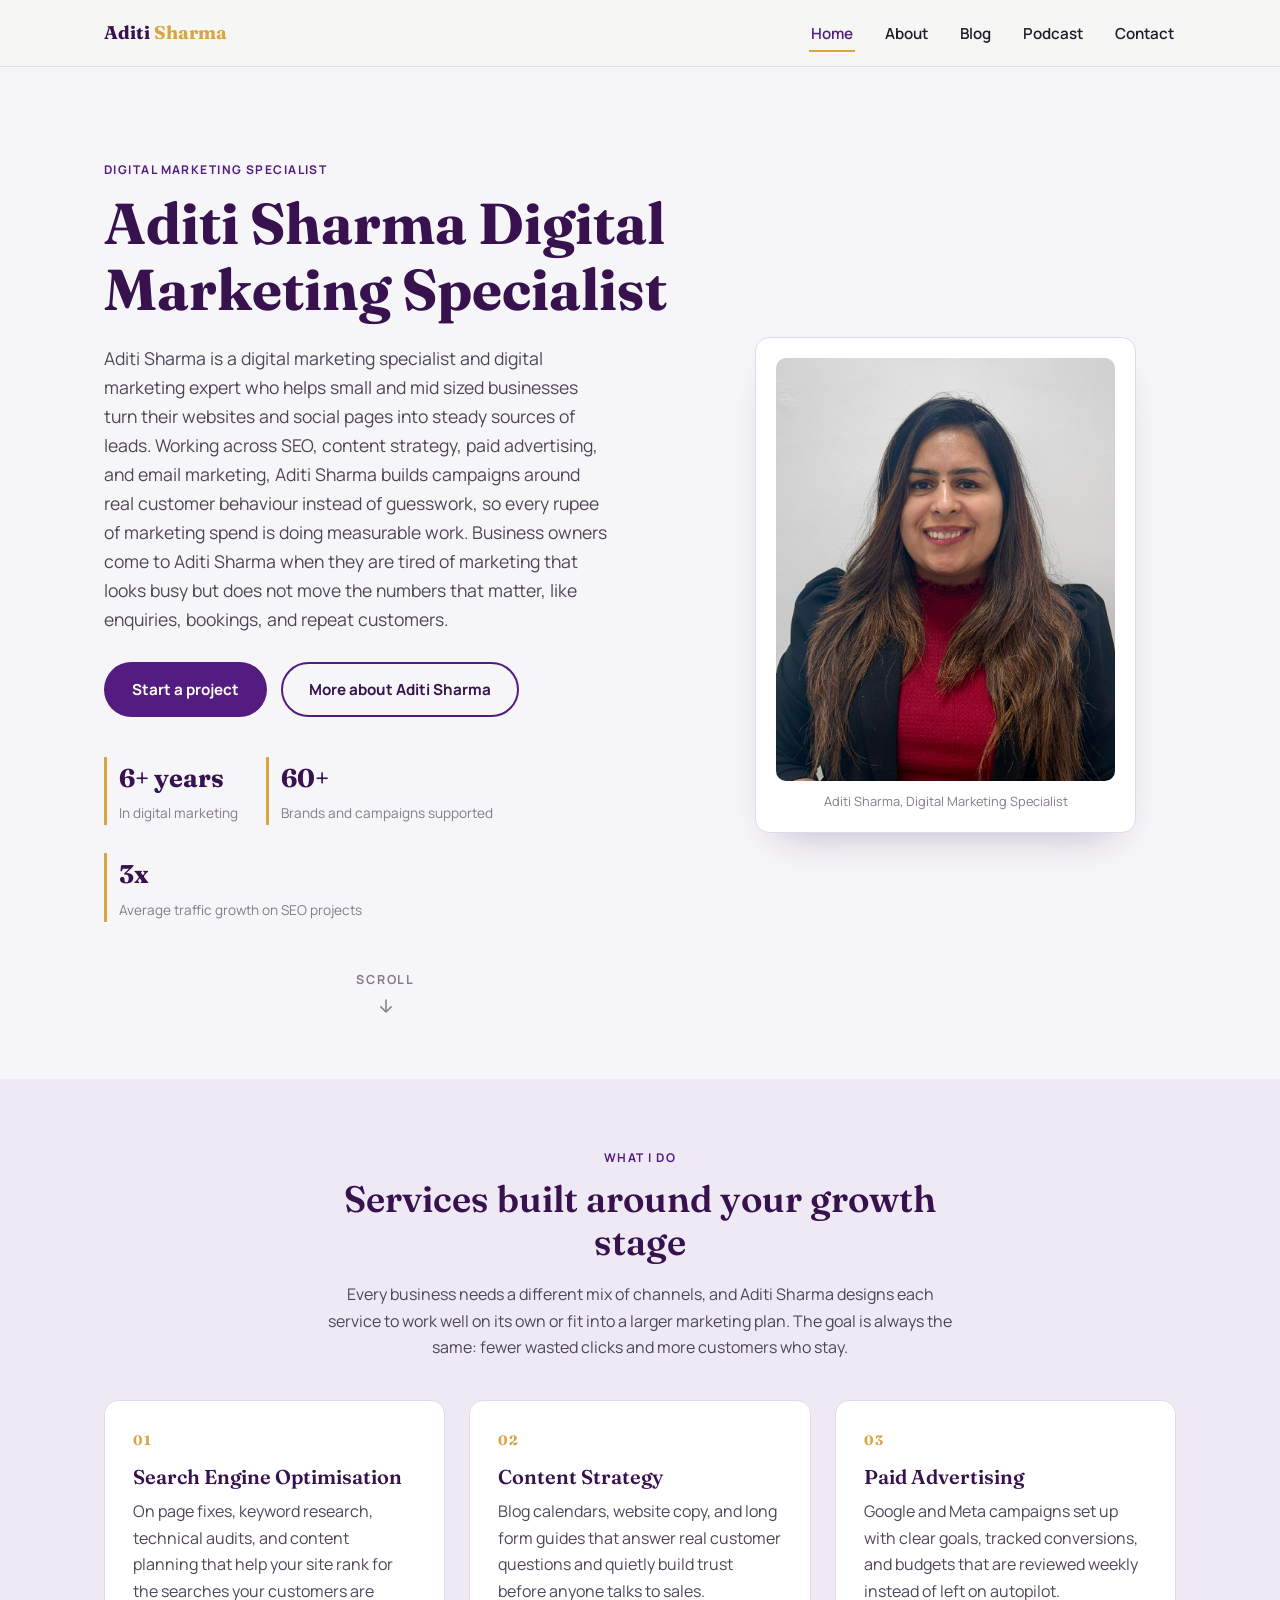
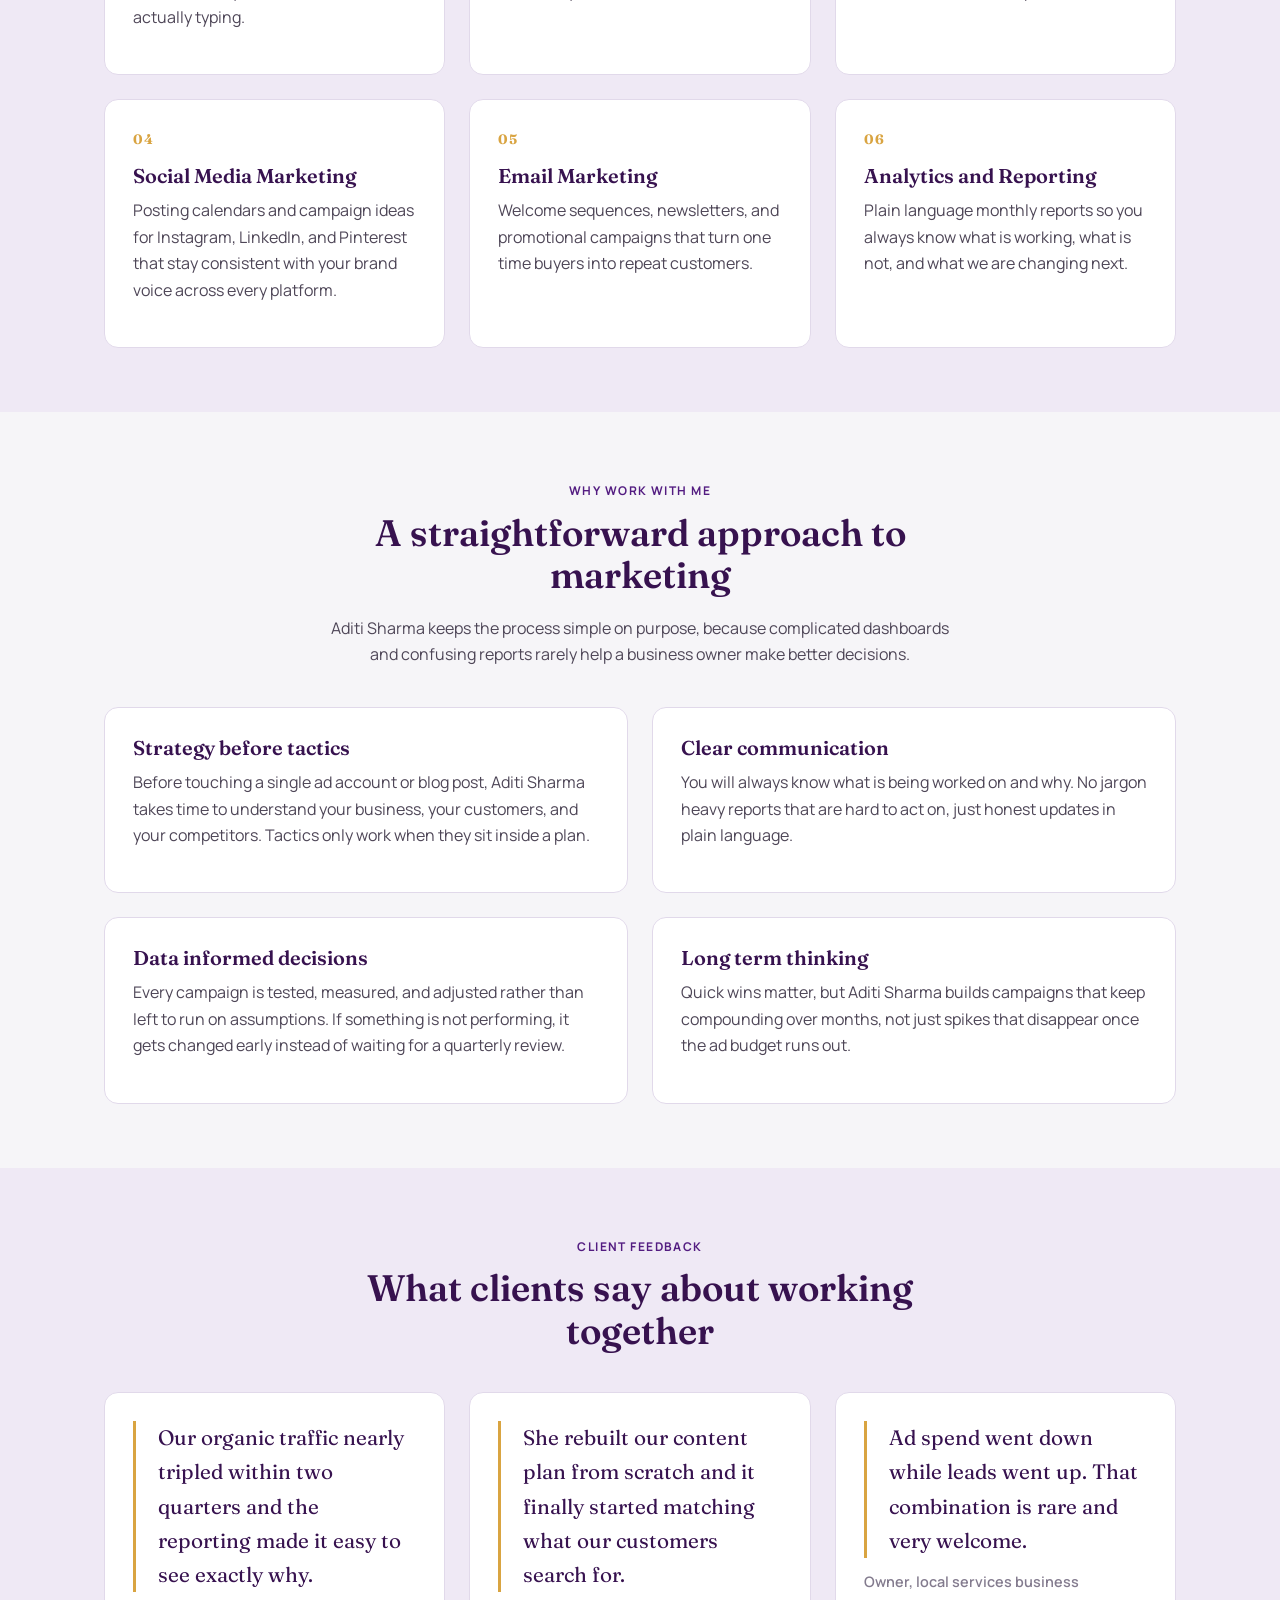
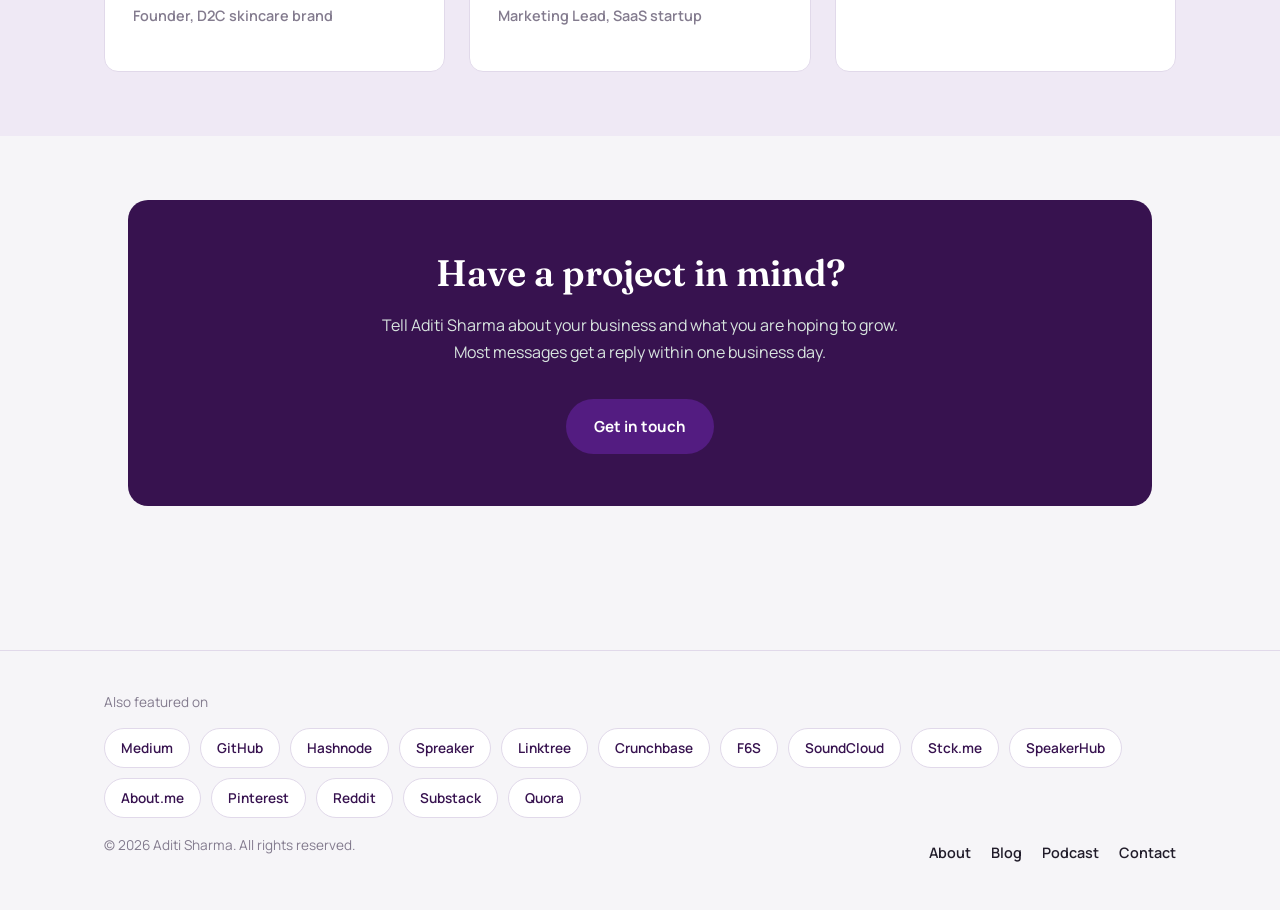
<file: index.html>
<!DOCTYPE html>
<html lang="en">
<head>
<meta charset="UTF-8">
<meta name="viewport" content="width=device-width, initial-scale=1.0">
<title>Aditi Sharma Digital Marketing Specialist | SEO, Content and Paid Media Expert</title>
<meta name="description" content="Aditi Sharma is a digital marketing specialist and digital marketing expert helping small and mid sized businesses grow through SEO, content strategy, paid advertising, email marketing, and social media. Learn how Aditi Sharma builds marketing systems that turn websites into steady sources of leads.">
<meta name="keywords" content="Aditi Sharma, Aditi Sharma Digital Marketing Specialist, Aditi Sharma Digital Marketing Expert">
<meta name="author" content="Aditi Sharma">
<meta name="robots" content="index, follow">
<link rel="canonical" href="https://aditisharmadigitalmarketing.github.io/index.html">

<meta property="og:type" content="website">
<meta property="og:title" content="Aditi Sharma Digital Marketing Specialist">
<meta property="og:description" content="Aditi Sharma is a digital marketing specialist and digital marketing expert helping businesses grow through SEO, content, paid ads, and social media.">
<meta property="og:url" content="https://aditisharmadigitalmarketing.github.io/index.html">

<link rel="icon" type="image/jpeg" href="Aditi%20Sharma%20Digital%20Marketing%20Specialist.jpeg">
<link rel="stylesheet" href="css/styles.css">
<script type="application/ld+json">
{
  "@context": "https://schema.org",
  "@type": "Person",
  "name": "Aditi Sharma",
  "alternateName": ["Aditi Sharma Digital Marketing Specialist", "Aditi Sharma Digital Marketing Expert"],
  "jobTitle": "Digital Marketing Specialist",
  "url": "https://aditisharmadigitalmarketing.github.io/index.html",
  "sameAs": [
    "https://www.linkedin.com/in/aditisharmadigitalmarketing",
    "https://medium.com/@aditisharmadigitalmarketing",
    "https://www.pinterest.com/aditisharmadigitalmarketing/"
  ],
  "knowsAbout": ["SEO", "Content Marketing", "Paid Advertising", "Social Media Marketing", "Email Marketing"]
}
</script>
</head>
<body>

<header class="site-header">
  <nav class="nav">
    <a href="index.html" class="brand">Aditi <span>Sharma</span></a>
    <button class="nav-toggle" id="navToggle" aria-expanded="false" aria-controls="navLinks">Menu</button>
    <ul class="nav-links" id="navLinks">
      <li><a href="index.html" aria-current="page">Home</a></li>
      <li><a href="about.html">About</a></li>
      <li><a href="blog.html">Blog</a></li>
      <li><a href="podcast.html">Podcast</a></li>
      <li><a href="contact.html">Contact</a></li>
    </ul>
  </nav>
</header>

<main>

  <section class="hero">
    <div class="wrap">
      <div>
        <p class="eyebrow hero-anim">Digital Marketing Specialist</p>
        <h1 class="hero-anim delay-1">Aditi Sharma Digital Marketing Specialist</h1>
        <p class="hero-lede hero-anim delay-2">Aditi Sharma is a digital marketing specialist and digital marketing expert who helps small and mid sized businesses turn their websites and social pages into steady sources of leads. Working across SEO, content strategy, paid advertising, and email marketing, Aditi Sharma builds campaigns around real customer behaviour instead of guesswork, so every rupee of marketing spend is doing measurable work. Business owners come to Aditi Sharma when they are tired of marketing that looks busy but does not move the numbers that matter, like enquiries, bookings, and repeat customers.</p>
        <div class="hero-actions hero-anim delay-3">
          <a href="contact.html" class="btn btn-primary">Start a project</a>
          <a href="about.html" class="btn btn-outline">More about Aditi Sharma</a>
        </div>
        <div class="hero-stats hero-anim delay-4">
          <div>
            <strong>6+ years</strong>
            <span>In digital marketing</span>
          </div>
          <div>
            <strong>60+</strong>
            <span>Brands and campaigns supported</span>
          </div>
          <div>
            <strong>3x</strong>
            <span>Average traffic growth on SEO projects</span>
          </div>
        </div>
        <div class="scroll-cue hero-anim delay-4">
          <span>Scroll</span>
          <svg width="18" height="18" viewBox="0 0 24 24" fill="none" stroke="currentColor" stroke-width="2" stroke-linecap="round" stroke-linejoin="round">
            <path d="M12 4v16M5 13l7 7 7-7"></path>
          </svg>
        </div>
      </div>

      <figure class="growth-chart hero-figure">
        <img src="Aditi%20Sharma%20Digital%20Marketing%20Specialist.jpeg" alt="Aditi Sharma, Digital Marketing Specialist and Digital Marketing Expert" loading="lazy">
        <figcaption>Aditi Sharma, Digital Marketing Specialist</figcaption>
      </figure>
    </div>
  </section>

  <section class="section-alt reveal">
    <div class="wrap">
      <div class="section-head">
        <p class="eyebrow">What I Do</p>
        <h2>Services built around your growth stage</h2>
        <p>Every business needs a different mix of channels, and Aditi Sharma designs each service to work well on its own or fit into a larger marketing plan. The goal is always the same: fewer wasted clicks and more customers who stay.</p>
      </div>

      <div class="grid-3 reveal-stagger">
        <div class="card">
          <p class="num">01</p>
          <h3>Search Engine Optimisation</h3>
          <p>On page fixes, keyword research, technical audits, and content planning that help your site rank for the searches your customers are actually typing.</p>
        </div>
        <div class="card">
          <p class="num">02</p>
          <h3>Content Strategy</h3>
          <p>Blog calendars, website copy, and long form guides that answer real customer questions and quietly build trust before anyone talks to sales.</p>
        </div>
        <div class="card">
          <p class="num">03</p>
          <h3>Paid Advertising</h3>
          <p>Google and Meta campaigns set up with clear goals, tracked conversions, and budgets that are reviewed weekly instead of left on autopilot.</p>
        </div>
        <div class="card">
          <p class="num">04</p>
          <h3>Social Media Marketing</h3>
          <p>Posting calendars and campaign ideas for Instagram, LinkedIn, and Pinterest that stay consistent with your brand voice across every platform.</p>
        </div>
        <div class="card">
          <p class="num">05</p>
          <h3>Email Marketing</h3>
          <p>Welcome sequences, newsletters, and promotional campaigns that turn one time buyers into repeat customers.</p>
        </div>
        <div class="card">
          <p class="num">06</p>
          <h3>Analytics and Reporting</h3>
          <p>Plain language monthly reports so you always know what is working, what is not, and what we are changing next.</p>
        </div>
      </div>
    </div>
  </section>

  <section class="reveal">
    <div class="wrap">
      <div class="section-head">
        <p class="eyebrow">Why Work With Me</p>
        <h2>A straightforward approach to marketing</h2>
        <p>Aditi Sharma keeps the process simple on purpose, because complicated dashboards and confusing reports rarely help a business owner make better decisions.</p>
      </div>

      <div class="grid-2 reveal-stagger">
        <div class="card">
          <h3>Strategy before tactics</h3>
          <p>Before touching a single ad account or blog post, Aditi Sharma takes time to understand your business, your customers, and your competitors. Tactics only work when they sit inside a plan.</p>
        </div>
        <div class="card">
          <h3>Clear communication</h3>
          <p>You will always know what is being worked on and why. No jargon heavy reports that are hard to act on, just honest updates in plain language.</p>
        </div>
        <div class="card">
          <h3>Data informed decisions</h3>
          <p>Every campaign is tested, measured, and adjusted rather than left to run on assumptions. If something is not performing, it gets changed early instead of waiting for a quarterly review.</p>
        </div>
        <div class="card">
          <h3>Long term thinking</h3>
          <p>Quick wins matter, but Aditi Sharma builds campaigns that keep compounding over months, not just spikes that disappear once the ad budget runs out.</p>
        </div>
      </div>
    </div>
  </section>

  <section class="section-alt reveal">
    <div class="wrap">
      <div class="section-head">
        <p class="eyebrow">Client Feedback</p>
        <h2>What clients say about working together</h2>
      </div>

      <div class="grid-3 reveal-stagger">
        <div class="card">
          <blockquote>Our organic traffic nearly tripled within two quarters and the reporting made it easy to see exactly why.</blockquote>
          <p class="cite">Founder, D2C skincare brand</p>
        </div>
        <div class="card">
          <blockquote>She rebuilt our content plan from scratch and it finally started matching what our customers search for.</blockquote>
          <p class="cite">Marketing Lead, SaaS startup</p>
        </div>
        <div class="card">
          <blockquote>Ad spend went down while leads went up. That combination is rare and very welcome.</blockquote>
          <p class="cite">Owner, local services business</p>
        </div>
      </div>
    </div>
  </section>

  <section class="reveal">
    <div class="wrap">
      <div class="cta-band">
        <h2>Have a project in mind?</h2>
        <p>Tell Aditi Sharma about your business and what you are hoping to grow. Most messages get a reply within one business day.</p>
        <a href="contact.html" class="btn btn-primary" style="margin-top: 18px;">Get in touch</a>
      </div>
    </div>
  </section>

</main>

<footer class="site-footer">
  <div class="wrap" style="padding-bottom: 8px;">
    <p class="footer-note" style="margin-bottom: 14px;">Also featured on</p>
    <div class="pill-row" style="margin-bottom: 8px;">
      <a href="https://medium.com/@aditisharmadigitalmarketing" class="pill" target="_blank" rel="noopener">Medium</a>
      <a href="https://github.com/aditisharmadigitalmarketing/" class="pill" target="_blank" rel="noopener">GitHub</a>
      <a href="https://aditisharmadigitalmarketingspecialist.hashnode.dev/" class="pill" target="_blank" rel="noopener">Hashnode</a>
      <a href="https://www.spreaker.com/podcast/aditi-sharma-digital-marketing-specialis--7137764" class="pill" target="_blank" rel="noopener">Spreaker</a>
      <a href="https://linktr.ee/aditisharmadigitalmarketing" class="pill" target="_blank" rel="noopener">Linktree</a>
      <a href="https://www.crunchbase.com/person/aditi-sharma-digital-marketing-specialist" class="pill" target="_blank" rel="noopener">Crunchbase</a>
      <a href="https://f6s.com/aditisharmadigitalmarketing#about" class="pill" target="_blank" rel="noopener">F6S</a>
      <a href="https://soundcloud.com/aditisharmaexpert" class="pill" target="_blank" rel="noopener">SoundCloud</a>
      <a href="https://aditisharmadigitalmarketing.stck.me/profile" class="pill" target="_blank" rel="noopener">Stck.me</a>
      <a href="https://speakerhub.com/speaker/aditi-sharma" class="pill" target="_blank" rel="noopener">SpeakerHub</a>
      <a href="https://about.me/aditisharmadigitalmarketing/" class="pill" target="_blank" rel="noopener">About.me</a>
      <a href="https://www.pinterest.com/aditisharmadigitalmarketing/" class="pill" target="_blank" rel="noopener">Pinterest</a>
      <a href="https://www.reddit.com/user/aditisharmamarketing/" class="pill" target="_blank" rel="noopener">Reddit</a>
      <a href="https://substack.com/@aditisharmadigitalmarketing" class="pill" target="_blank" rel="noopener">Substack</a>
      <a href="https://aditisharmadigitalmarketingspecialist.quora.com/" class="pill" target="_blank" rel="noopener">Quora</a>
    </div>
  </div>
  <div class="wrap footer-grid">
    <p class="footer-note">© 2026 Aditi Sharma. All rights reserved.</p>
    <ul class="footer-links">
      <li><a href="about.html">About</a></li>
      <li><a href="blog.html">Blog</a></li>
      <li><a href="podcast.html">Podcast</a></li>
      <li><a href="contact.html">Contact</a></li>
    </ul>
  </div>
</footer>

<script src="js/main.js"></script>

</body>
</html>
</file>
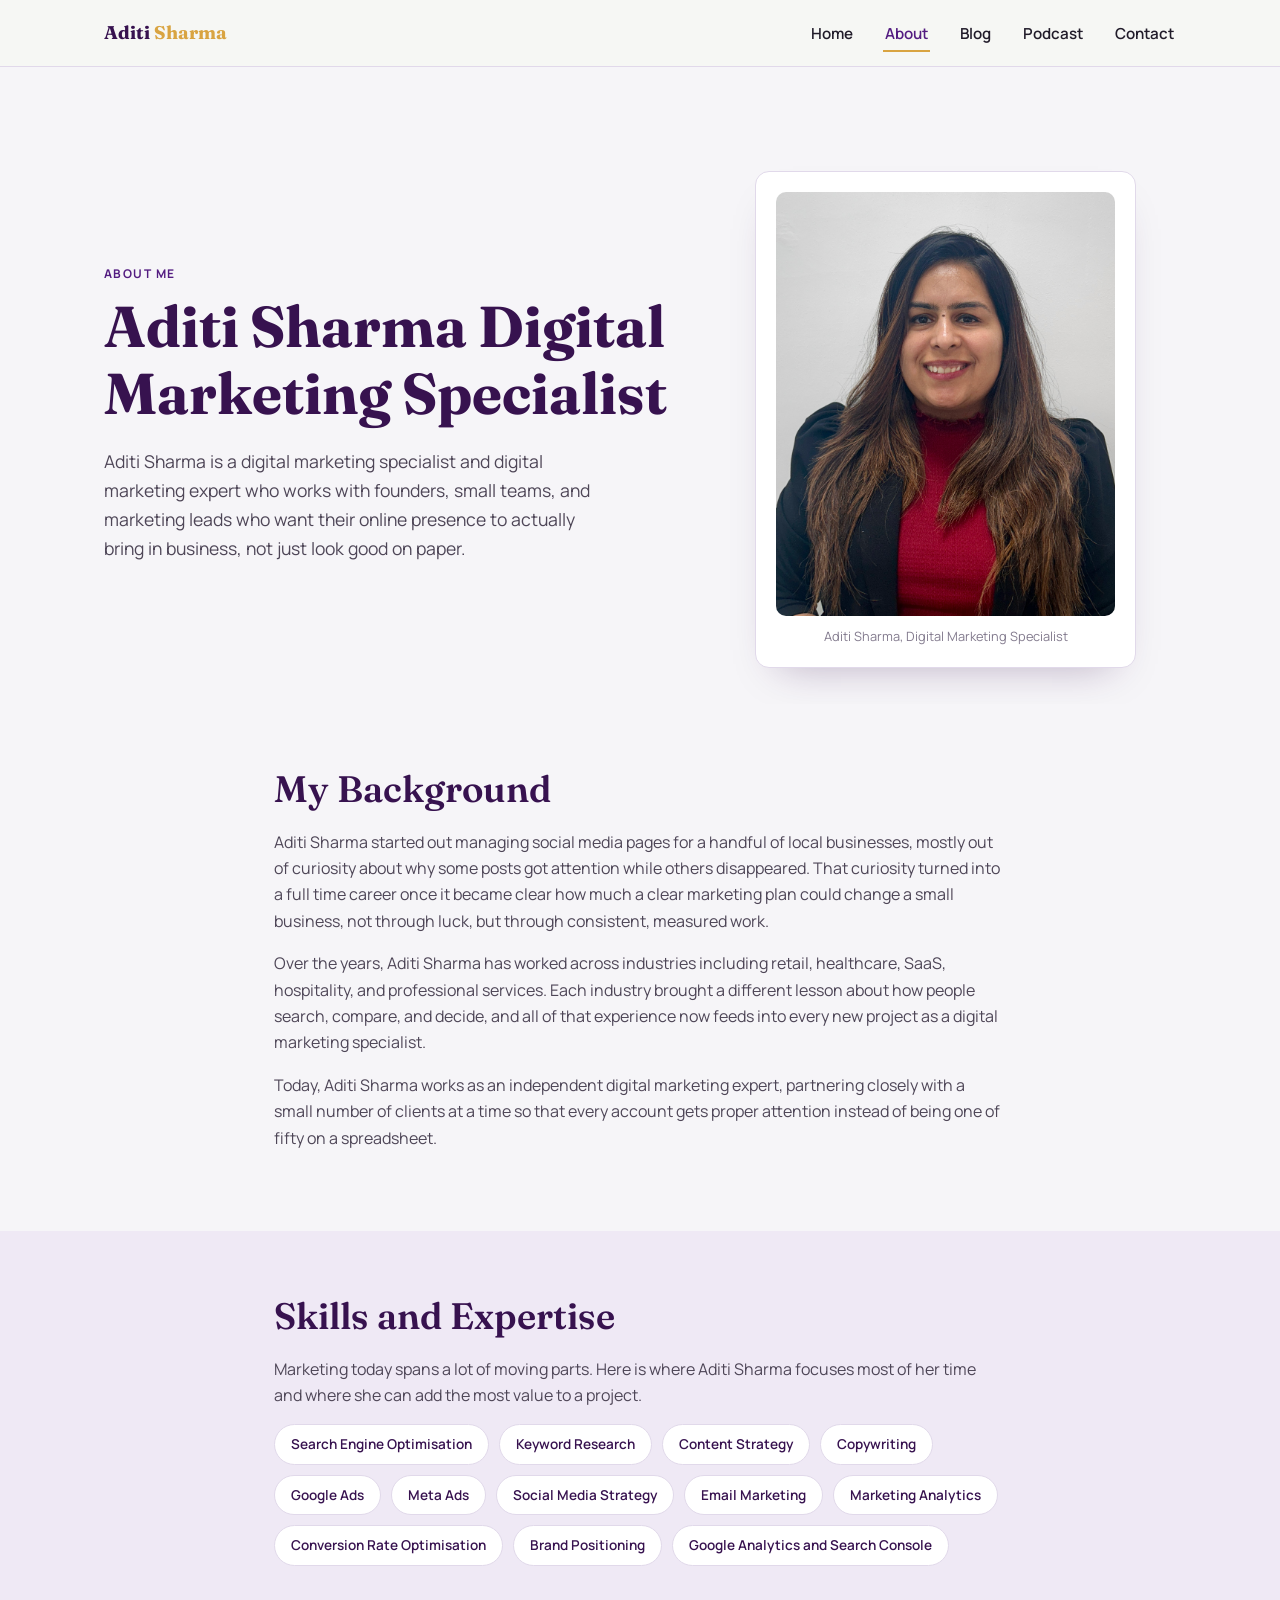
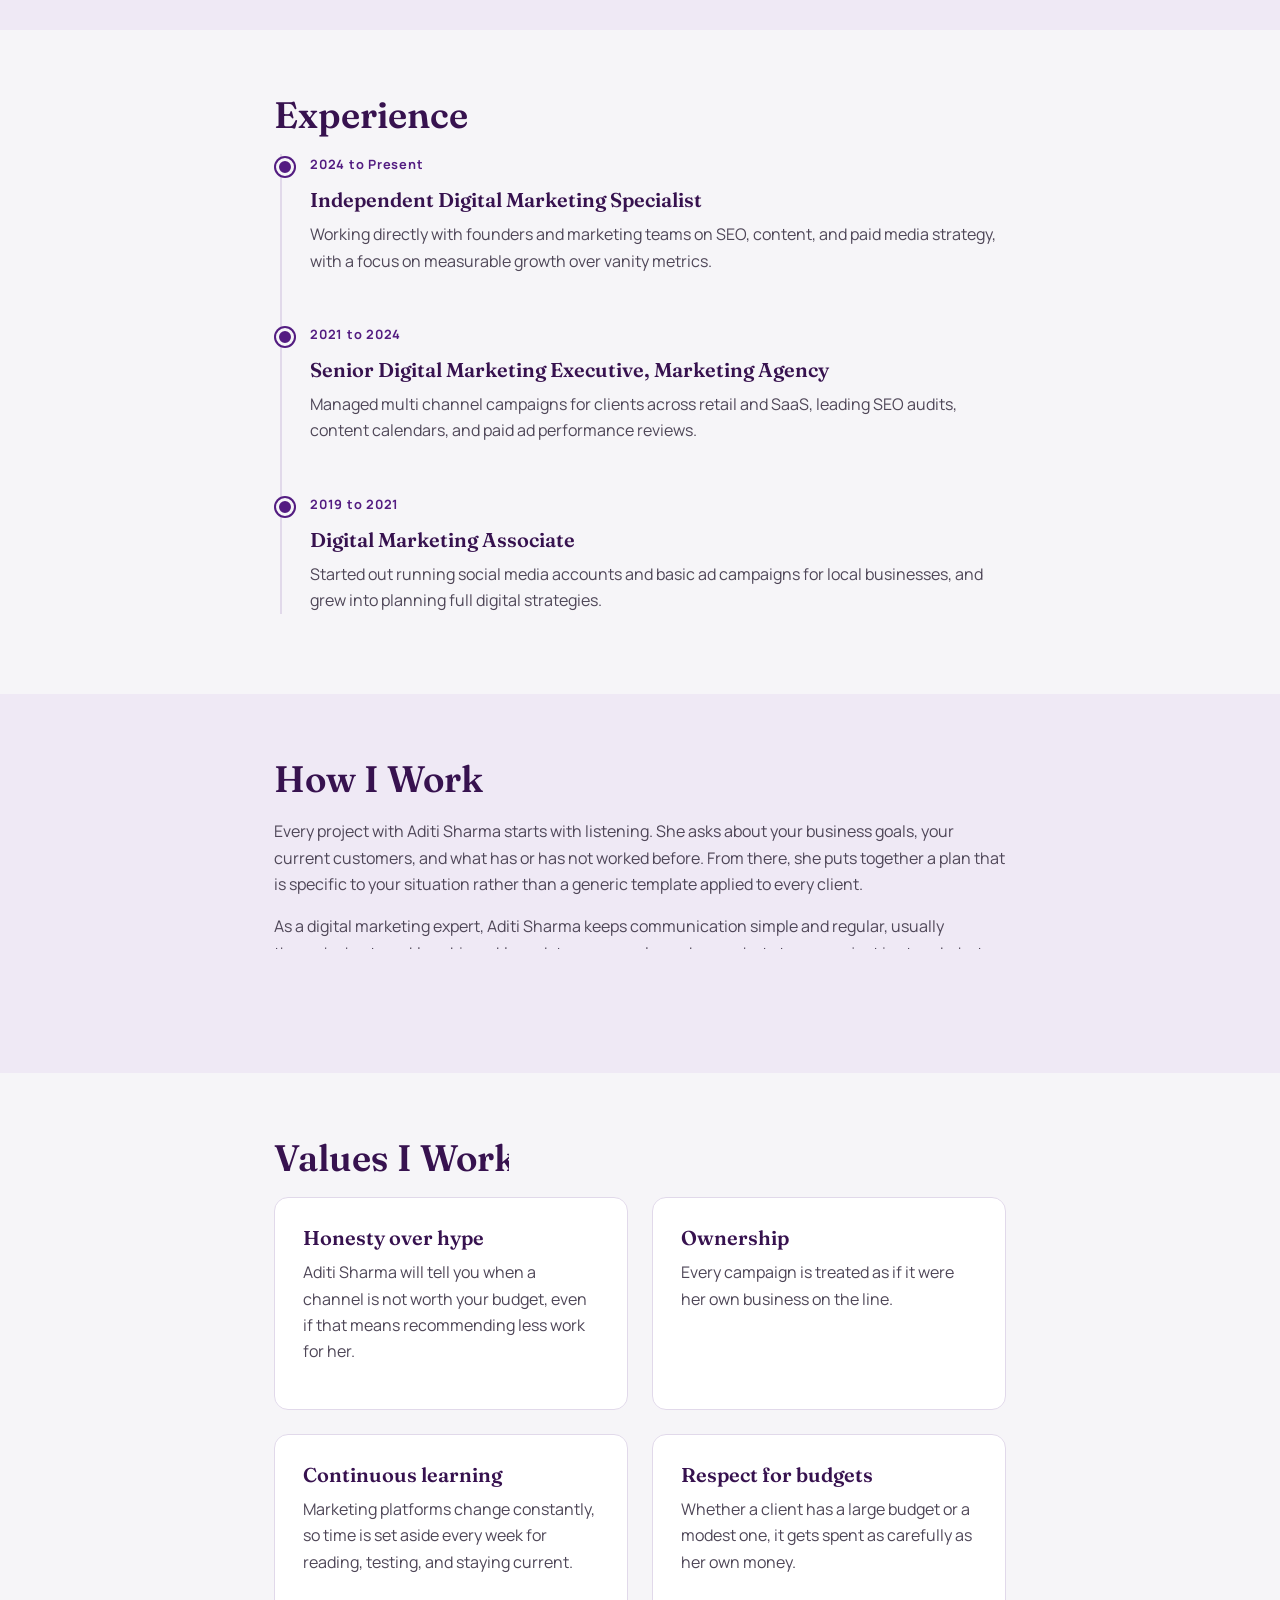
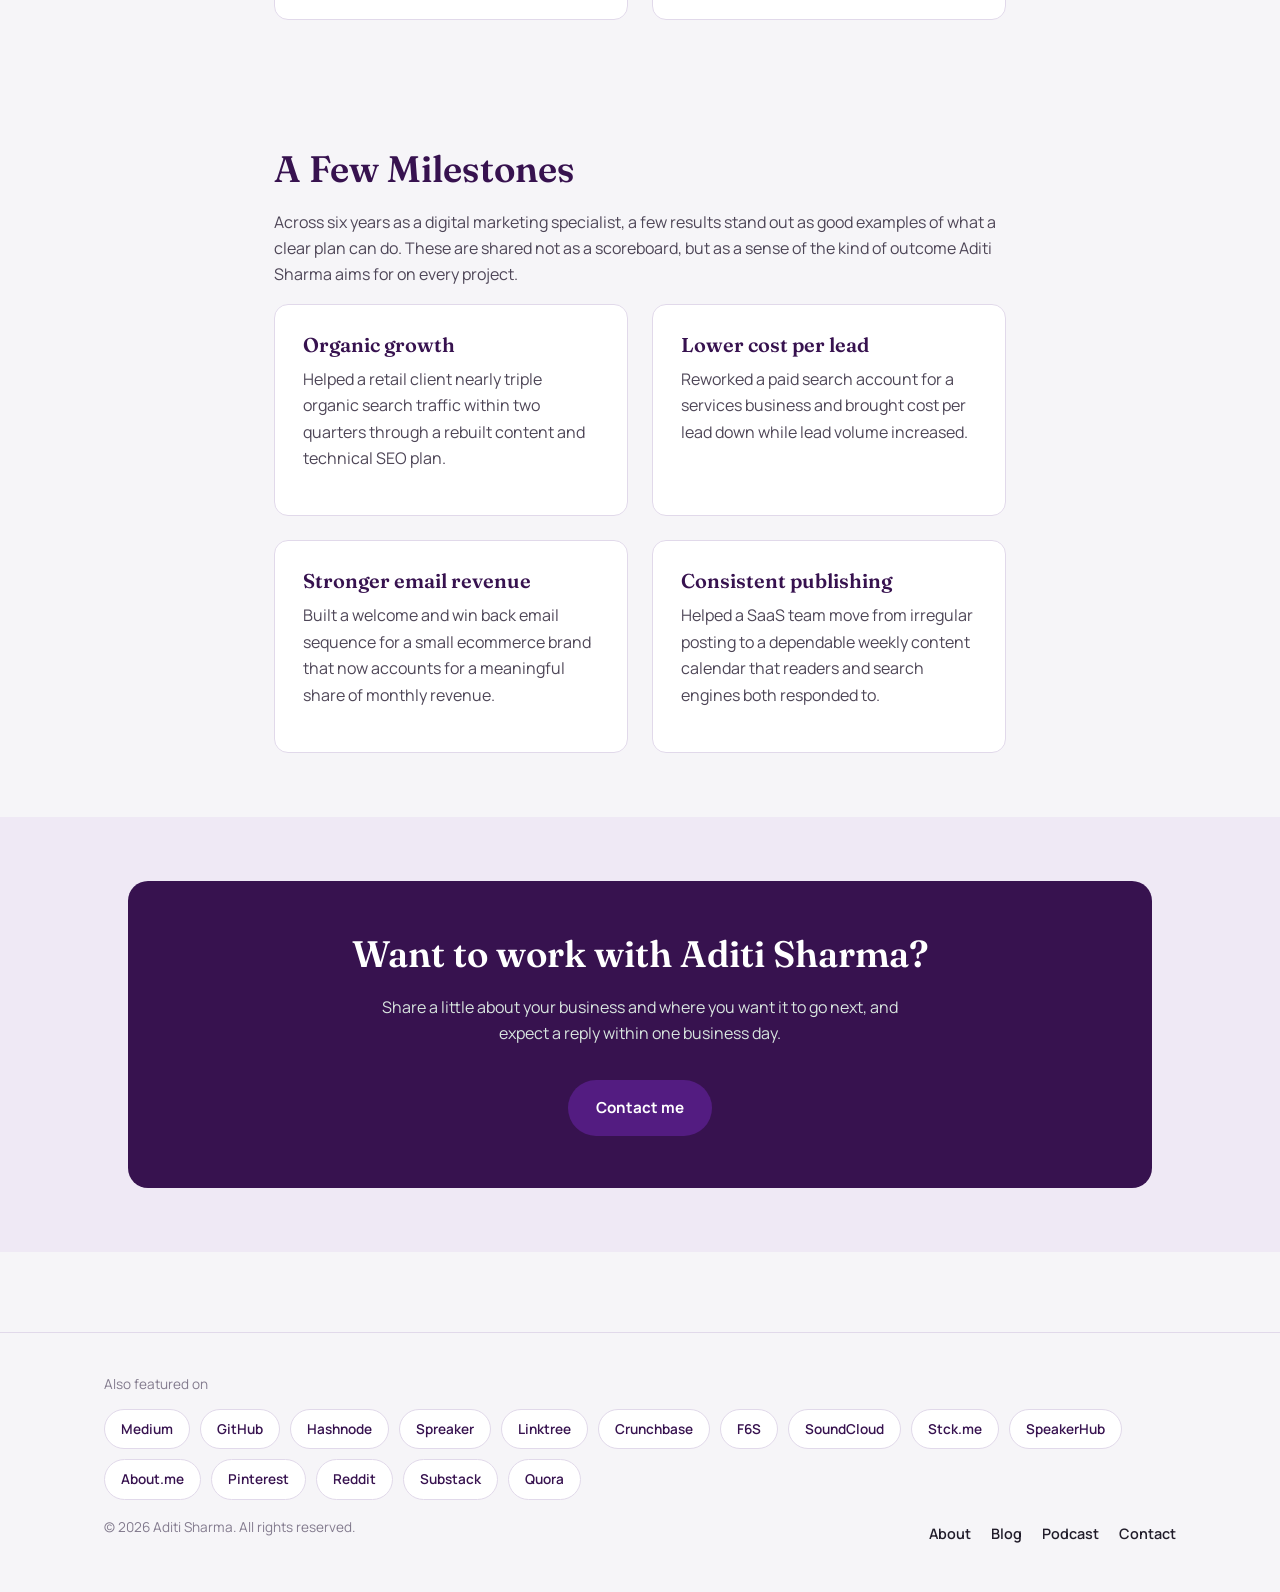
<file: about.html>
<!DOCTYPE html>
<html lang="en">
<head>
<meta charset="UTF-8">
<meta name="viewport" content="width=device-width, initial-scale=1.0">
<title>About Aditi Sharma | Digital Marketing Specialist and Expert</title>
<meta name="description" content="Meet Aditi Sharma, a digital marketing specialist and digital marketing expert with experience across SEO, content, paid media, and social strategy for small and mid sized businesses.">
<meta name="keywords" content="Aditi Sharma, Aditi Sharma Digital Marketing Specialist, Aditi Sharma Digital Marketing Expert">
<meta name="author" content="Aditi Sharma">
<meta name="robots" content="index, follow">
<link rel="canonical" href="https://aditisharmadigitalmarketing.github.io/about.html">

<meta property="og:type" content="profile">
<meta property="og:title" content="About Aditi Sharma Digital Marketing Specialist">
<meta property="og:description" content="The background, skills, and experience of Aditi Sharma, digital marketing specialist and digital marketing expert.">
<meta property="og:url" content="https://aditisharmadigitalmarketing.github.io/about.html">

<link rel="icon" type="image/jpeg" href="Aditi%20Sharma%20Digital%20Marketing%20Specialist.jpeg">
<link rel="stylesheet" href="css/styles.css">
<script type="application/ld+json">
{
  "@context": "https://schema.org",
  "@type": "ProfilePage",
  "mainEntity": {
    "@type": "Person",
    "name": "Aditi Sharma",
    "alternateName": ["Aditi Sharma Digital Marketing Specialist", "Aditi Sharma Digital Marketing Expert"],
    "jobTitle": "Digital Marketing Specialist",
    "url": "https://aditisharmadigitalmarketing.github.io/about.html"
  }
}
</script>
</head>
<body>

<header class="site-header">
  <nav class="nav">
    <a href="index.html" class="brand">Aditi <span>Sharma</span></a>
    <button class="nav-toggle" id="navToggle" aria-expanded="false" aria-controls="navLinks">Menu</button>
    <ul class="nav-links" id="navLinks">
      <li><a href="index.html">Home</a></li>
      <li><a href="about.html" aria-current="page">About</a></li>
      <li><a href="blog.html">Blog</a></li>
      <li><a href="podcast.html">Podcast</a></li>
      <li><a href="contact.html">Contact</a></li>
    </ul>
  </nav>
</header>

<main>

  <section class="hero" style="padding-bottom: 20px;">
    <div class="wrap" style="max-width: 1120px;">
      <div>
        <p class="eyebrow hero-anim">About Me</p>
        <h1 class="hero-anim delay-1">Aditi Sharma Digital Marketing Specialist</h1>
        <p class="hero-lede hero-anim delay-2">Aditi Sharma is a digital marketing specialist and digital marketing expert who works with founders, small teams, and marketing leads who want their online presence to actually bring in business, not just look good on paper.</p>
      </div>
      <figure class="growth-chart hero-figure">
        <img src="Aditi%20Sharma%20Digital%20Marketing%20Specialist.jpeg" alt="Aditi Sharma, Digital Marketing Specialist and Digital Marketing Expert" loading="lazy">
        <figcaption>Aditi Sharma, Digital Marketing Specialist</figcaption>
      </figure>
    </div>
  </section>

  <section class="reveal">
    <div class="wrap" style="max-width: 780px;">
      <h2>My Background</h2>
      <p>Aditi Sharma started out managing social media pages for a handful of local businesses, mostly out of curiosity about why some posts got attention while others disappeared. That curiosity turned into a full time career once it became clear how much a clear marketing plan could change a small business, not through luck, but through consistent, measured work.</p>
      <p>Over the years, Aditi Sharma has worked across industries including retail, healthcare, SaaS, hospitality, and professional services. Each industry brought a different lesson about how people search, compare, and decide, and all of that experience now feeds into every new project as a digital marketing specialist.</p>
      <p>Today, Aditi Sharma works as an independent digital marketing expert, partnering closely with a small number of clients at a time so that every account gets proper attention instead of being one of fifty on a spreadsheet.</p>
    </div>
  </section>

  <section class="section-alt reveal">
    <div class="wrap" style="max-width: 780px;">
      <h2>Skills and Expertise</h2>
      <p>Marketing today spans a lot of moving parts. Here is where Aditi Sharma focuses most of her time and where she can add the most value to a project.</p>
      <div class="pill-row">
        <span class="pill">Search Engine Optimisation</span>
        <span class="pill">Keyword Research</span>
        <span class="pill">Content Strategy</span>
        <span class="pill">Copywriting</span>
        <span class="pill">Google Ads</span>
        <span class="pill">Meta Ads</span>
        <span class="pill">Social Media Strategy</span>
        <span class="pill">Email Marketing</span>
        <span class="pill">Marketing Analytics</span>
        <span class="pill">Conversion Rate Optimisation</span>
        <span class="pill">Brand Positioning</span>
        <span class="pill">Google Analytics and Search Console</span>
      </div>
    </div>
  </section>

  <section class="reveal">
    <div class="wrap" style="max-width: 780px;">
      <h2>Experience</h2>
      <div class="timeline reveal-stagger">
        <div class="timeline-item">
          <p class="timeline-year">2024 to Present</p>
          <h3>Independent Digital Marketing Specialist</h3>
          <p>Working directly with founders and marketing teams on SEO, content, and paid media strategy, with a focus on measurable growth over vanity metrics.</p>
        </div>
        <div class="timeline-item">
          <p class="timeline-year">2021 to 2024</p>
          <h3>Senior Digital Marketing Executive, Marketing Agency</h3>
          <p>Managed multi channel campaigns for clients across retail and SaaS, leading SEO audits, content calendars, and paid ad performance reviews.</p>
        </div>
        <div class="timeline-item">
          <p class="timeline-year">2019 to 2021</p>
          <h3>Digital Marketing Associate</h3>
          <p>Started out running social media accounts and basic ad campaigns for local businesses, and grew into planning full digital strategies.</p>
        </div>
      </div>
    </div>
  </section>

  <section class="section-alt reveal">
    <div class="wrap" style="max-width: 780px;">
      <h2>How I Work</h2>
      <p>Every project with Aditi Sharma starts with listening. She asks about your business goals, your current customers, and what has or has not worked before. From there, she puts together a plan that is specific to your situation rather than a generic template applied to every client.</p>
      <p>As a digital marketing expert, Aditi Sharma keeps communication simple and regular, usually through short weekly or bi weekly updates, so you always know what stage a project is at and what results to expect next.</p>
    </div>
  </section>

  <section class="reveal">
    <div class="wrap" style="max-width: 780px;">
      <h2>Values I Work By</h2>
      <div class="grid-2 reveal-stagger">
        <div class="card">
          <h3>Honesty over hype</h3>
          <p>Aditi Sharma will tell you when a channel is not worth your budget, even if that means recommending less work for her.</p>
        </div>
        <div class="card">
          <h3>Ownership</h3>
          <p>Every campaign is treated as if it were her own business on the line.</p>
        </div>
        <div class="card">
          <h3>Continuous learning</h3>
          <p>Marketing platforms change constantly, so time is set aside every week for reading, testing, and staying current.</p>
        </div>
        <div class="card">
          <h3>Respect for budgets</h3>
          <p>Whether a client has a large budget or a modest one, it gets spent as carefully as her own money.</p>
        </div>
      </div>
    </div>
  </section>

  <section class="reveal">
    <div class="wrap" style="max-width: 780px;">
      <h2>A Few Milestones</h2>
      <p>Across six years as a digital marketing specialist, a few results stand out as good examples of what a clear plan can do. These are shared not as a scoreboard, but as a sense of the kind of outcome Aditi Sharma aims for on every project.</p>
      <div class="grid-2 reveal-stagger">
        <div class="card">
          <h3>Organic growth</h3>
          <p>Helped a retail client nearly triple organic search traffic within two quarters through a rebuilt content and technical SEO plan.</p>
        </div>
        <div class="card">
          <h3>Lower cost per lead</h3>
          <p>Reworked a paid search account for a services business and brought cost per lead down while lead volume increased.</p>
        </div>
        <div class="card">
          <h3>Stronger email revenue</h3>
          <p>Built a welcome and win back email sequence for a small ecommerce brand that now accounts for a meaningful share of monthly revenue.</p>
        </div>
        <div class="card">
          <h3>Consistent publishing</h3>
          <p>Helped a SaaS team move from irregular posting to a dependable weekly content calendar that readers and search engines both responded to.</p>
        </div>
      </div>
    </div>
  </section>

  <section class="section-alt reveal">
    <div class="wrap">
      <div class="cta-band">
        <h2>Want to work with Aditi Sharma?</h2>
        <p>Share a little about your business and where you want it to go next, and expect a reply within one business day.</p>
        <a href="contact.html" class="btn btn-primary" style="margin-top: 18px;">Contact me</a>
      </div>
    </div>
  </section>

</main>

<footer class="site-footer">
  <div class="wrap" style="padding-bottom: 8px;">
    <p class="footer-note" style="margin-bottom: 14px;">Also featured on</p>
    <div class="pill-row" style="margin-bottom: 8px;">
      <a href="https://medium.com/@aditisharmadigitalmarketing" class="pill" target="_blank" rel="noopener">Medium</a>
      <a href="https://github.com/aditisharmadigitalmarketing/" class="pill" target="_blank" rel="noopener">GitHub</a>
      <a href="https://aditisharmadigitalmarketingspecialist.hashnode.dev/" class="pill" target="_blank" rel="noopener">Hashnode</a>
      <a href="https://www.spreaker.com/podcast/aditi-sharma-digital-marketing-specialis--7137764" class="pill" target="_blank" rel="noopener">Spreaker</a>
      <a href="https://linktr.ee/aditisharmadigitalmarketing" class="pill" target="_blank" rel="noopener">Linktree</a>
      <a href="https://www.crunchbase.com/person/aditi-sharma-digital-marketing-specialist" class="pill" target="_blank" rel="noopener">Crunchbase</a>
      <a href="https://f6s.com/aditisharmadigitalmarketing#about" class="pill" target="_blank" rel="noopener">F6S</a>
      <a href="https://soundcloud.com/aditisharmaexpert" class="pill" target="_blank" rel="noopener">SoundCloud</a>
      <a href="https://aditisharmadigitalmarketing.stck.me/profile" class="pill" target="_blank" rel="noopener">Stck.me</a>
      <a href="https://speakerhub.com/speaker/aditi-sharma" class="pill" target="_blank" rel="noopener">SpeakerHub</a>
      <a href="https://about.me/aditisharmadigitalmarketing/" class="pill" target="_blank" rel="noopener">About.me</a>
      <a href="https://www.pinterest.com/aditisharmadigitalmarketing/" class="pill" target="_blank" rel="noopener">Pinterest</a>
      <a href="https://www.reddit.com/user/aditisharmamarketing/" class="pill" target="_blank" rel="noopener">Reddit</a>
      <a href="https://substack.com/@aditisharmadigitalmarketing" class="pill" target="_blank" rel="noopener">Substack</a>
      <a href="https://aditisharmadigitalmarketingspecialist.quora.com/" class="pill" target="_blank" rel="noopener">Quora</a>
    </div>
  </div>
  <div class="wrap footer-grid">
    <p class="footer-note">© 2026 Aditi Sharma. All rights reserved.</p>
    <ul class="footer-links">
      <li><a href="about.html">About</a></li>
      <li><a href="blog.html">Blog</a></li>
      <li><a href="podcast.html">Podcast</a></li>
      <li><a href="contact.html">Contact</a></li>
    </ul>
  </div>
</footer>

<script src="js/main.js"></script>

</body>
</html>
</file>
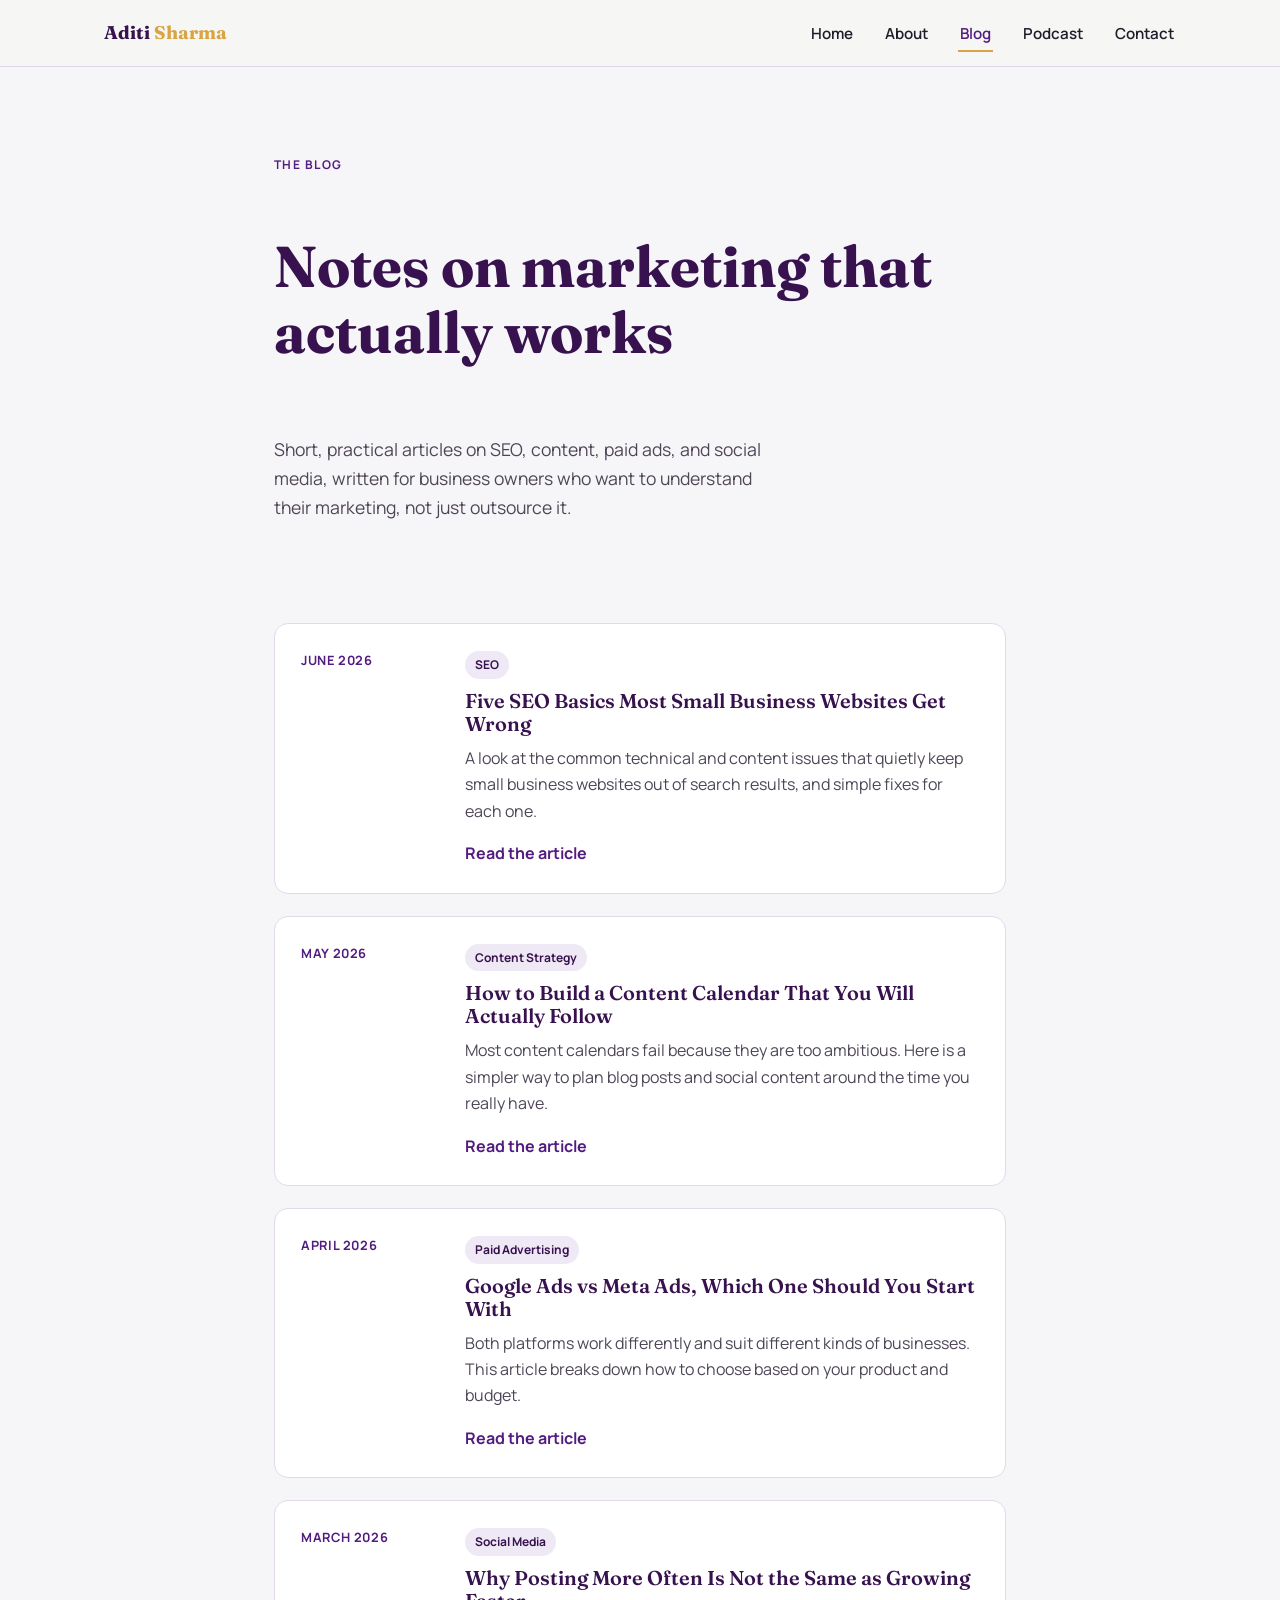
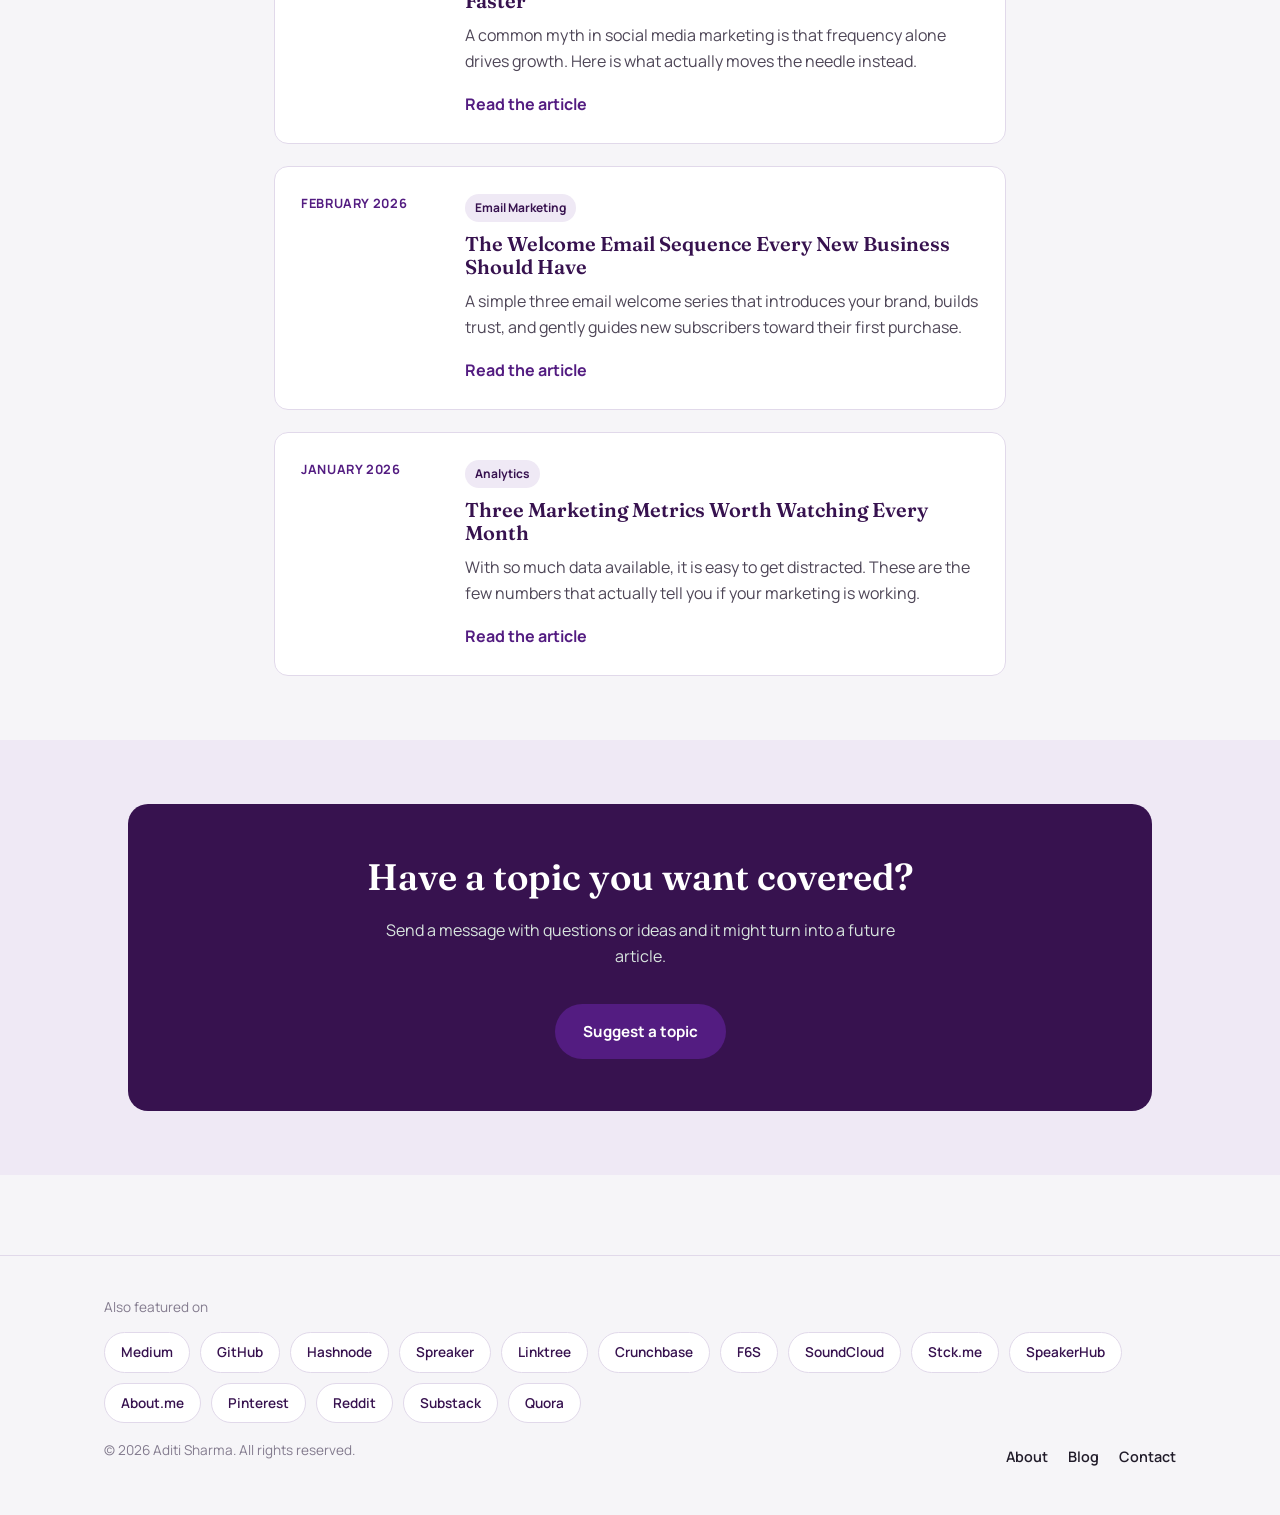
<file: blog.html>
<!DOCTYPE html>
<html lang="en">
<head>
<meta charset="UTF-8">
<meta name="viewport" content="width=device-width, initial-scale=1.0">
<title>Blog | Aditi Sharma Digital Marketing Specialist</title>
<meta name="description" content="Articles and notes from Aditi Sharma on SEO, content strategy, paid advertising, and social media marketing.">
<link rel="icon" type="image/jpeg" href="Aditi%20Sharma%20Digital%20Marketing%20Specialist.jpeg">
<link rel="stylesheet" href="css/styles.css">
</head>
<body>

<header class="site-header">
  <nav class="nav">
    <a href="index.html" class="brand">Aditi <span>Sharma</span></a>
    <button class="nav-toggle" id="navToggle" aria-expanded="false" aria-controls="navLinks">Menu</button>
    <ul class="nav-links" id="navLinks">
      <li><a href="index.html">Home</a></li>
      <li><a href="about.html">About</a></li>
      <li><a href="blog.html" aria-current="page">Blog</a></li>
      <li><a href="podcast.html">Podcast</a></li>
      <li><a href="contact.html">Contact</a></li>
    </ul>
  </nav>
</header>

<main>

  <section class="hero" style="padding-bottom: 20px;">
    <div class="wrap" style="grid-template-columns: 1fr; max-width: 780px;">
      <p class="eyebrow">The Blog</p>
      <h1>Notes on marketing that actually works</h1>
      <p class="hero-lede">Short, practical articles on SEO, content, paid ads, and social media, written for business owners who want to understand their marketing, not just outsource it.</p>
    </div>
  </section>

  <section class="reveal">
    <div class="wrap" style="max-width: 780px;">
      <div class="post-list reveal-stagger">

        <article class="post-card">
          <div>
            <p class="post-date">June 2026</p>
          </div>
          <div>
            <span class="post-tag">SEO</span>
            <h3>Five SEO Basics Most Small Business Websites Get Wrong</h3>
            <p>A look at the common technical and content issues that quietly keep small business websites out of search results, and simple fixes for each one.</p>
            <a href="#" class="read-more">Read the article</a>
          </div>
        </article>

        <article class="post-card">
          <div>
            <p class="post-date">May 2026</p>
          </div>
          <div>
            <span class="post-tag">Content Strategy</span>
            <h3>How to Build a Content Calendar That You Will Actually Follow</h3>
            <p>Most content calendars fail because they are too ambitious. Here is a simpler way to plan blog posts and social content around the time you really have.</p>
            <a href="#" class="read-more">Read the article</a>
          </div>
        </article>

        <article class="post-card">
          <div>
            <p class="post-date">April 2026</p>
          </div>
          <div>
            <span class="post-tag">Paid Advertising</span>
            <h3>Google Ads vs Meta Ads, Which One Should You Start With</h3>
            <p>Both platforms work differently and suit different kinds of businesses. This article breaks down how to choose based on your product and budget.</p>
            <a href="#" class="read-more">Read the article</a>
          </div>
        </article>

        <article class="post-card">
          <div>
            <p class="post-date">March 2026</p>
          </div>
          <div>
            <span class="post-tag">Social Media</span>
            <h3>Why Posting More Often Is Not the Same as Growing Faster</h3>
            <p>A common myth in social media marketing is that frequency alone drives growth. Here is what actually moves the needle instead.</p>
            <a href="#" class="read-more">Read the article</a>
          </div>
        </article>

        <article class="post-card">
          <div>
            <p class="post-date">February 2026</p>
          </div>
          <div>
            <span class="post-tag">Email Marketing</span>
            <h3>The Welcome Email Sequence Every New Business Should Have</h3>
            <p>A simple three email welcome series that introduces your brand, builds trust, and gently guides new subscribers toward their first purchase.</p>
            <a href="#" class="read-more">Read the article</a>
          </div>
        </article>

        <article class="post-card">
          <div>
            <p class="post-date">January 2026</p>
          </div>
          <div>
            <span class="post-tag">Analytics</span>
            <h3>Three Marketing Metrics Worth Watching Every Month</h3>
            <p>With so much data available, it is easy to get distracted. These are the few numbers that actually tell you if your marketing is working.</p>
            <a href="#" class="read-more">Read the article</a>
          </div>
        </article>

      </div>
    </div>
  </section>

  <section class="section-alt">
    <div class="wrap">
      <div class="cta-band">
        <h2>Have a topic you want covered?</h2>
        <p>Send a message with questions or ideas and it might turn into a future article.</p>
        <a href="contact.html" class="btn btn-primary" style="margin-top: 18px;">Suggest a topic</a>
      </div>
    </div>
  </section>

</main>

<footer class="site-footer">
  <div class="wrap" style="padding-bottom: 8px;">
    <p class="footer-note" style="margin-bottom: 14px;">Also featured on</p>
    <div class="pill-row" style="margin-bottom: 8px;">
      <a href="https://medium.com/@aditisharmadigitalmarketing" class="pill" target="_blank" rel="noopener">Medium</a>
      <a href="https://github.com/aditisharmadigitalmarketing/" class="pill" target="_blank" rel="noopener">GitHub</a>
      <a href="https://aditisharmadigitalmarketingspecialist.hashnode.dev/" class="pill" target="_blank" rel="noopener">Hashnode</a>
      <a href="https://www.spreaker.com/podcast/aditi-sharma-digital-marketing-specialis--7137764" class="pill" target="_blank" rel="noopener">Spreaker</a>
      <a href="https://linktr.ee/aditisharmadigitalmarketing" class="pill" target="_blank" rel="noopener">Linktree</a>
      <a href="https://www.crunchbase.com/person/aditi-sharma-digital-marketing-specialist" class="pill" target="_blank" rel="noopener">Crunchbase</a>
      <a href="https://f6s.com/aditisharmadigitalmarketing#about" class="pill" target="_blank" rel="noopener">F6S</a>
      <a href="https://soundcloud.com/aditisharmaexpert" class="pill" target="_blank" rel="noopener">SoundCloud</a>
      <a href="https://aditisharmadigitalmarketing.stck.me/profile" class="pill" target="_blank" rel="noopener">Stck.me</a>
      <a href="https://speakerhub.com/speaker/aditi-sharma" class="pill" target="_blank" rel="noopener">SpeakerHub</a>
      <a href="https://about.me/aditisharmadigitalmarketing/" class="pill" target="_blank" rel="noopener">About.me</a>
      <a href="https://www.pinterest.com/aditisharmadigitalmarketing/" class="pill" target="_blank" rel="noopener">Pinterest</a>
      <a href="https://www.reddit.com/user/aditisharmamarketing/" class="pill" target="_blank" rel="noopener">Reddit</a>
      <a href="https://substack.com/@aditisharmadigitalmarketing" class="pill" target="_blank" rel="noopener">Substack</a>
      <a href="https://aditisharmadigitalmarketingspecialist.quora.com/" class="pill" target="_blank" rel="noopener">Quora</a>
    </div>
  </div>
  <div class="wrap footer-grid">
    <p class="footer-note">© 2026 Aditi Sharma. All rights reserved.</p>
    <ul class="footer-links">
      <li><a href="about.html">About</a></li>
      <li><a href="blog.html">Blog</a></li>
      <li><a href="contact.html">Contact</a></li>
    </ul>
  </div>
</footer>

<script src="js/main.js"></script>

</body>
</html>
</file>
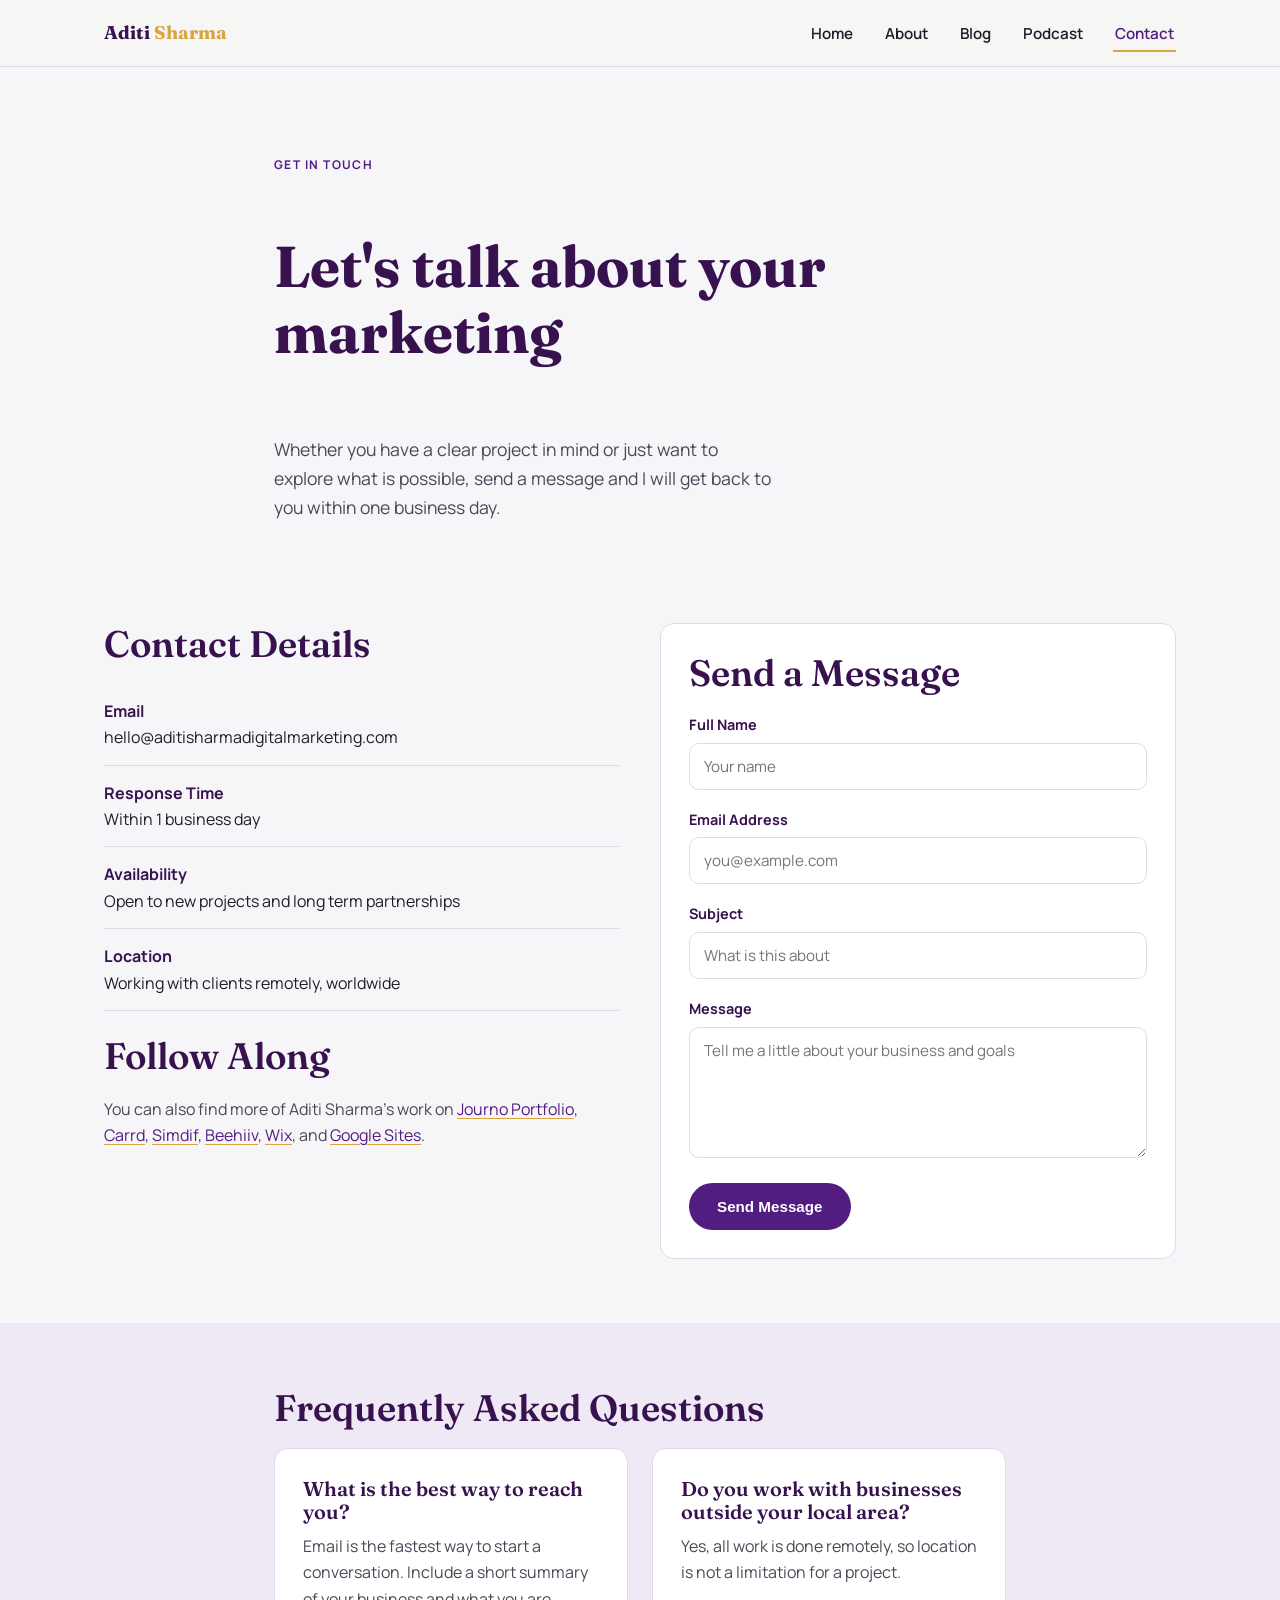
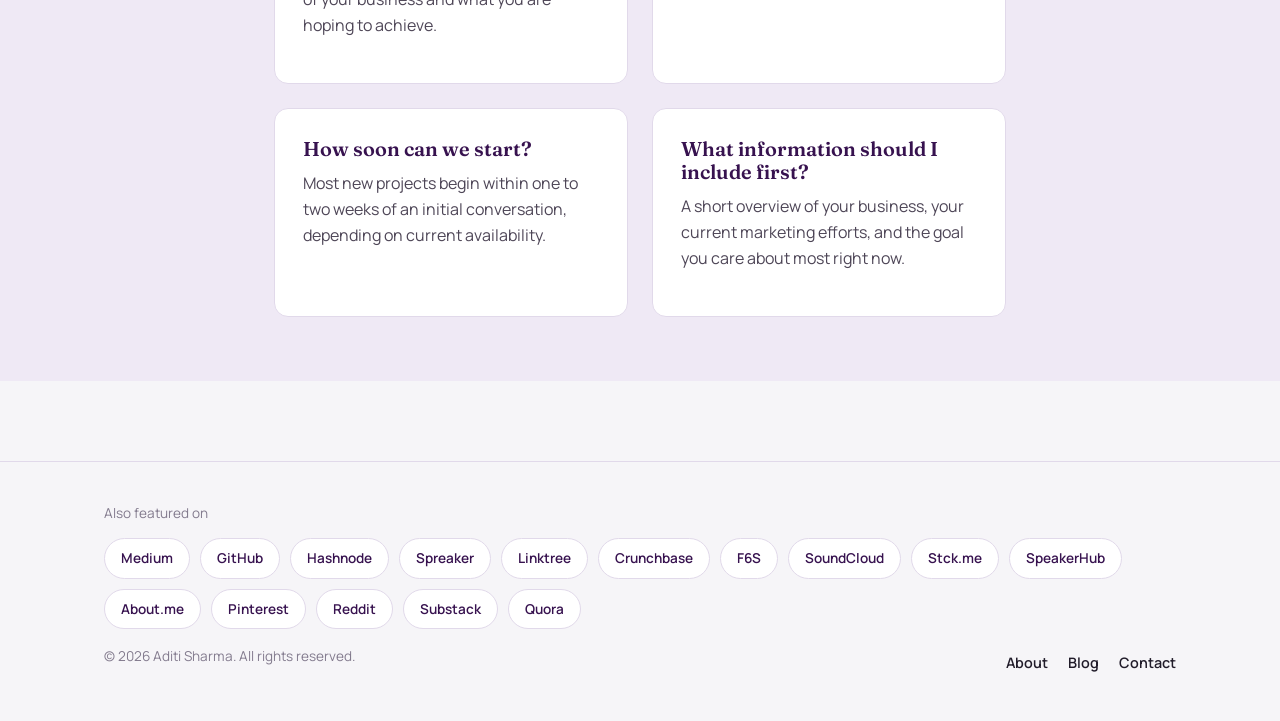
<file: contact.html>
<!DOCTYPE html>
<html lang="en">
<head>
<meta charset="UTF-8">
<meta name="viewport" content="width=device-width, initial-scale=1.0">
<title>Contact | Aditi Sharma Digital Marketing Specialist</title>
<meta name="description" content="Get in touch with Aditi Sharma to discuss SEO, content, paid advertising, or social media marketing for your business.">
<link rel="icon" type="image/jpeg" href="Aditi%20Sharma%20Digital%20Marketing%20Specialist.jpeg">
<link rel="stylesheet" href="css/styles.css">
</head>
<body>

<header class="site-header">
  <nav class="nav">
    <a href="index.html" class="brand">Aditi <span>Sharma</span></a>
    <button class="nav-toggle" id="navToggle" aria-expanded="false" aria-controls="navLinks">Menu</button>
    <ul class="nav-links" id="navLinks">
      <li><a href="index.html">Home</a></li>
      <li><a href="about.html">About</a></li>
      <li><a href="blog.html">Blog</a></li>
      <li><a href="podcast.html">Podcast</a></li>
      <li><a href="contact.html" aria-current="page">Contact</a></li>
    </ul>
  </nav>
</header>

<main>

  <section class="hero" style="padding-bottom: 20px;">
    <div class="wrap" style="grid-template-columns: 1fr; max-width: 780px;">
      <p class="eyebrow">Get In Touch</p>
      <h1>Let's talk about your marketing</h1>
      <p class="hero-lede">Whether you have a clear project in mind or just want to explore what is possible, send a message and I will get back to you within one business day.</p>
    </div>
  </section>

  <section class="reveal">
    <div class="wrap contact-grid">
      <div>
        <h2>Contact Details</h2>
        <ul class="contact-list">
          <li>
            <div>
              <strong>Email</strong>
              <span>hello@aditisharmadigitalmarketing.com</span>
            </div>
          </li>
          <li>
            <div>
              <strong>Response Time</strong>
              <span>Within 1 business day</span>
            </div>
          </li>
          <li>
            <div>
              <strong>Availability</strong>
              <span>Open to new projects and long term partnerships</span>
            </div>
          </li>
          <li>
            <div>
              <strong>Location</strong>
              <span>Working with clients remotely, worldwide</span>
            </div>
          </li>
        </ul>

        <h2>Follow Along</h2>
        <p>You can also find more of Aditi Sharma's work on <a href="https://aditisharmadigitalmarketingspecialist.journoportfolio.com/" target="_blank" rel="noopener">Journo Portfolio</a>, <a href="https://aditisharmadigitalmarketing.carrd.co/" target="_blank" rel="noopener">Carrd</a>, <a href="https://aditisharmadigitalmarketingspecialist.simdif.com/" target="_blank" rel="noopener">Simdif</a>, <a href="https://aditi-sharma-digital-marketing.beehiiv.com/" target="_blank" rel="noopener">Beehiiv</a>, <a href="https://aditisharmadigital.wixsite.com/home/" target="_blank" rel="noopener">Wix</a>, and <a href="https://sites.google.com/view/aditisharmadigitalmarketing/home" target="_blank" rel="noopener">Google Sites</a>.</p>
      </div>

      <div class="card">
        <h2>Send a Message</h2>
        <form action="mailto:hello@aditisharmadigitalmarketing.com" method="post" enctype="text/plain">
          <div class="form-field">
            <label for="name">Full Name</label>
            <input type="text" id="name" name="name" placeholder="Your name" required>
          </div>
          <div class="form-field">
            <label for="email">Email Address</label>
            <input type="email" id="email" name="email" placeholder="you@example.com" required>
          </div>
          <div class="form-field">
            <label for="subject">Subject</label>
            <input type="text" id="subject" name="subject" placeholder="What is this about">
          </div>
          <div class="form-field">
            <label for="message">Message</label>
            <textarea id="message" name="message" rows="5" placeholder="Tell me a little about your business and goals" required></textarea>
          </div>
          <button type="submit" class="btn btn-primary">Send Message</button>
        </form>
      </div>
    </div>
  </section>

  <section class="section-alt reveal">
    <div class="wrap" style="max-width: 780px;">
      <h2>Frequently Asked Questions</h2>
      <div class="grid-2 reveal-stagger">
        <div class="card">
          <h3>What is the best way to reach you?</h3>
          <p>Email is the fastest way to start a conversation. Include a short summary of your business and what you are hoping to achieve.</p>
        </div>
        <div class="card">
          <h3>Do you work with businesses outside your local area?</h3>
          <p>Yes, all work is done remotely, so location is not a limitation for a project.</p>
        </div>
        <div class="card">
          <h3>How soon can we start?</h3>
          <p>Most new projects begin within one to two weeks of an initial conversation, depending on current availability.</p>
        </div>
        <div class="card">
          <h3>What information should I include first?</h3>
          <p>A short overview of your business, your current marketing efforts, and the goal you care about most right now.</p>
        </div>
      </div>
    </div>
  </section>

<footer class="site-footer">
  <div class="wrap" style="padding-bottom: 8px;">
    <p class="footer-note" style="margin-bottom: 14px;">Also featured on</p>
    <div class="pill-row" style="margin-bottom: 8px;">
      <a href="https://medium.com/@aditisharmadigitalmarketing" class="pill" target="_blank" rel="noopener">Medium</a>
      <a href="https://github.com/aditisharmadigitalmarketing/" class="pill" target="_blank" rel="noopener">GitHub</a>
      <a href="https://aditisharmadigitalmarketingspecialist.hashnode.dev/" class="pill" target="_blank" rel="noopener">Hashnode</a>
      <a href="https://www.spreaker.com/podcast/aditi-sharma-digital-marketing-specialis--7137764" class="pill" target="_blank" rel="noopener">Spreaker</a>
      <a href="https://linktr.ee/aditisharmadigitalmarketing" class="pill" target="_blank" rel="noopener">Linktree</a>
      <a href="https://www.crunchbase.com/person/aditi-sharma-digital-marketing-specialist" class="pill" target="_blank" rel="noopener">Crunchbase</a>
      <a href="https://f6s.com/aditisharmadigitalmarketing#about" class="pill" target="_blank" rel="noopener">F6S</a>
      <a href="https://soundcloud.com/aditisharmaexpert" class="pill" target="_blank" rel="noopener">SoundCloud</a>
      <a href="https://aditisharmadigitalmarketing.stck.me/profile" class="pill" target="_blank" rel="noopener">Stck.me</a>
      <a href="https://speakerhub.com/speaker/aditi-sharma" class="pill" target="_blank" rel="noopener">SpeakerHub</a>
      <a href="https://about.me/aditisharmadigitalmarketing/" class="pill" target="_blank" rel="noopener">About.me</a>
      <a href="https://www.pinterest.com/aditisharmadigitalmarketing/" class="pill" target="_blank" rel="noopener">Pinterest</a>
      <a href="https://www.reddit.com/user/aditisharmamarketing/" class="pill" target="_blank" rel="noopener">Reddit</a>
      <a href="https://substack.com/@aditisharmadigitalmarketing" class="pill" target="_blank" rel="noopener">Substack</a>
      <a href="https://aditisharmadigitalmarketingspecialist.quora.com/" class="pill" target="_blank" rel="noopener">Quora</a>
    </div>
  </div>
  <div class="wrap footer-grid">
    <p class="footer-note">© 2026 Aditi Sharma. All rights reserved.</p>
    <ul class="footer-links">
      <li><a href="about.html">About</a></li>
      <li><a href="blog.html">Blog</a></li>
      <li><a href="contact.html">Contact</a></li>
    </ul>
  </div>
</footer>

<script src="js/main.js"></script>

</body>
</html>
</file>
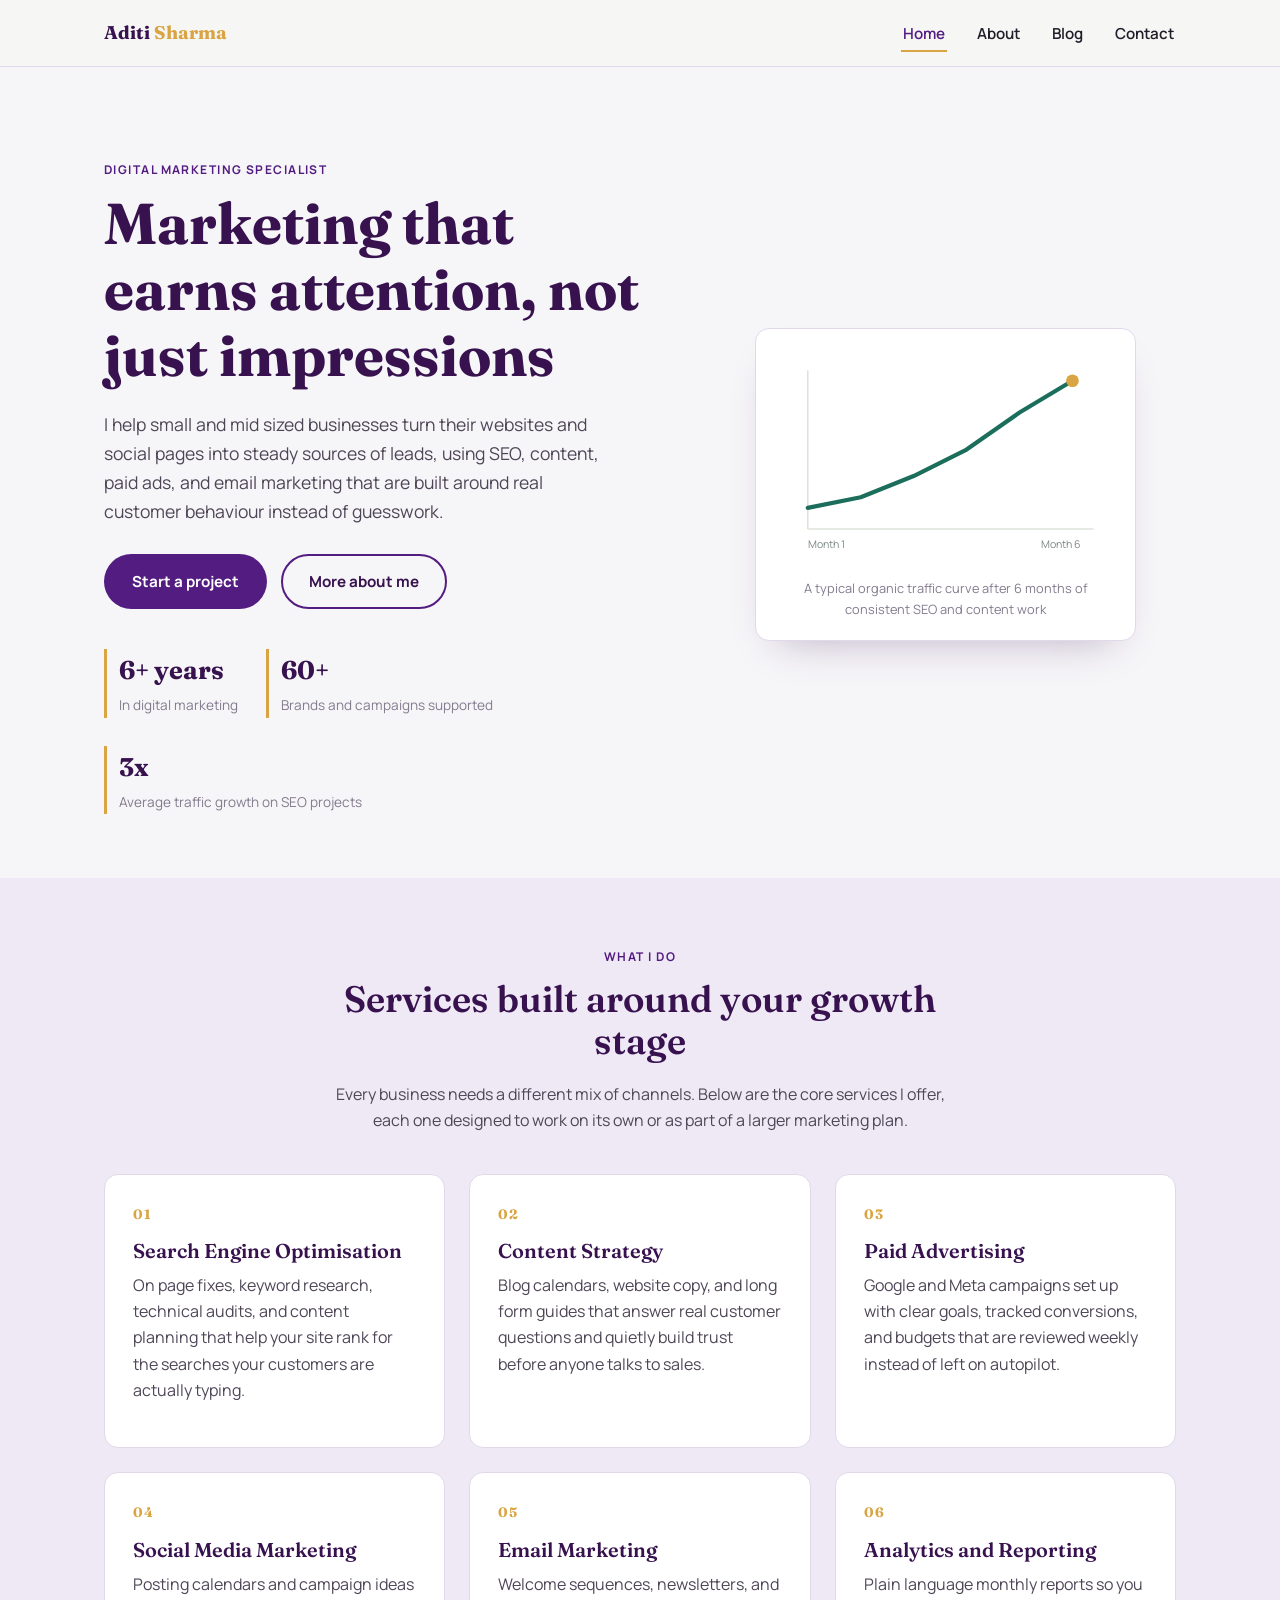
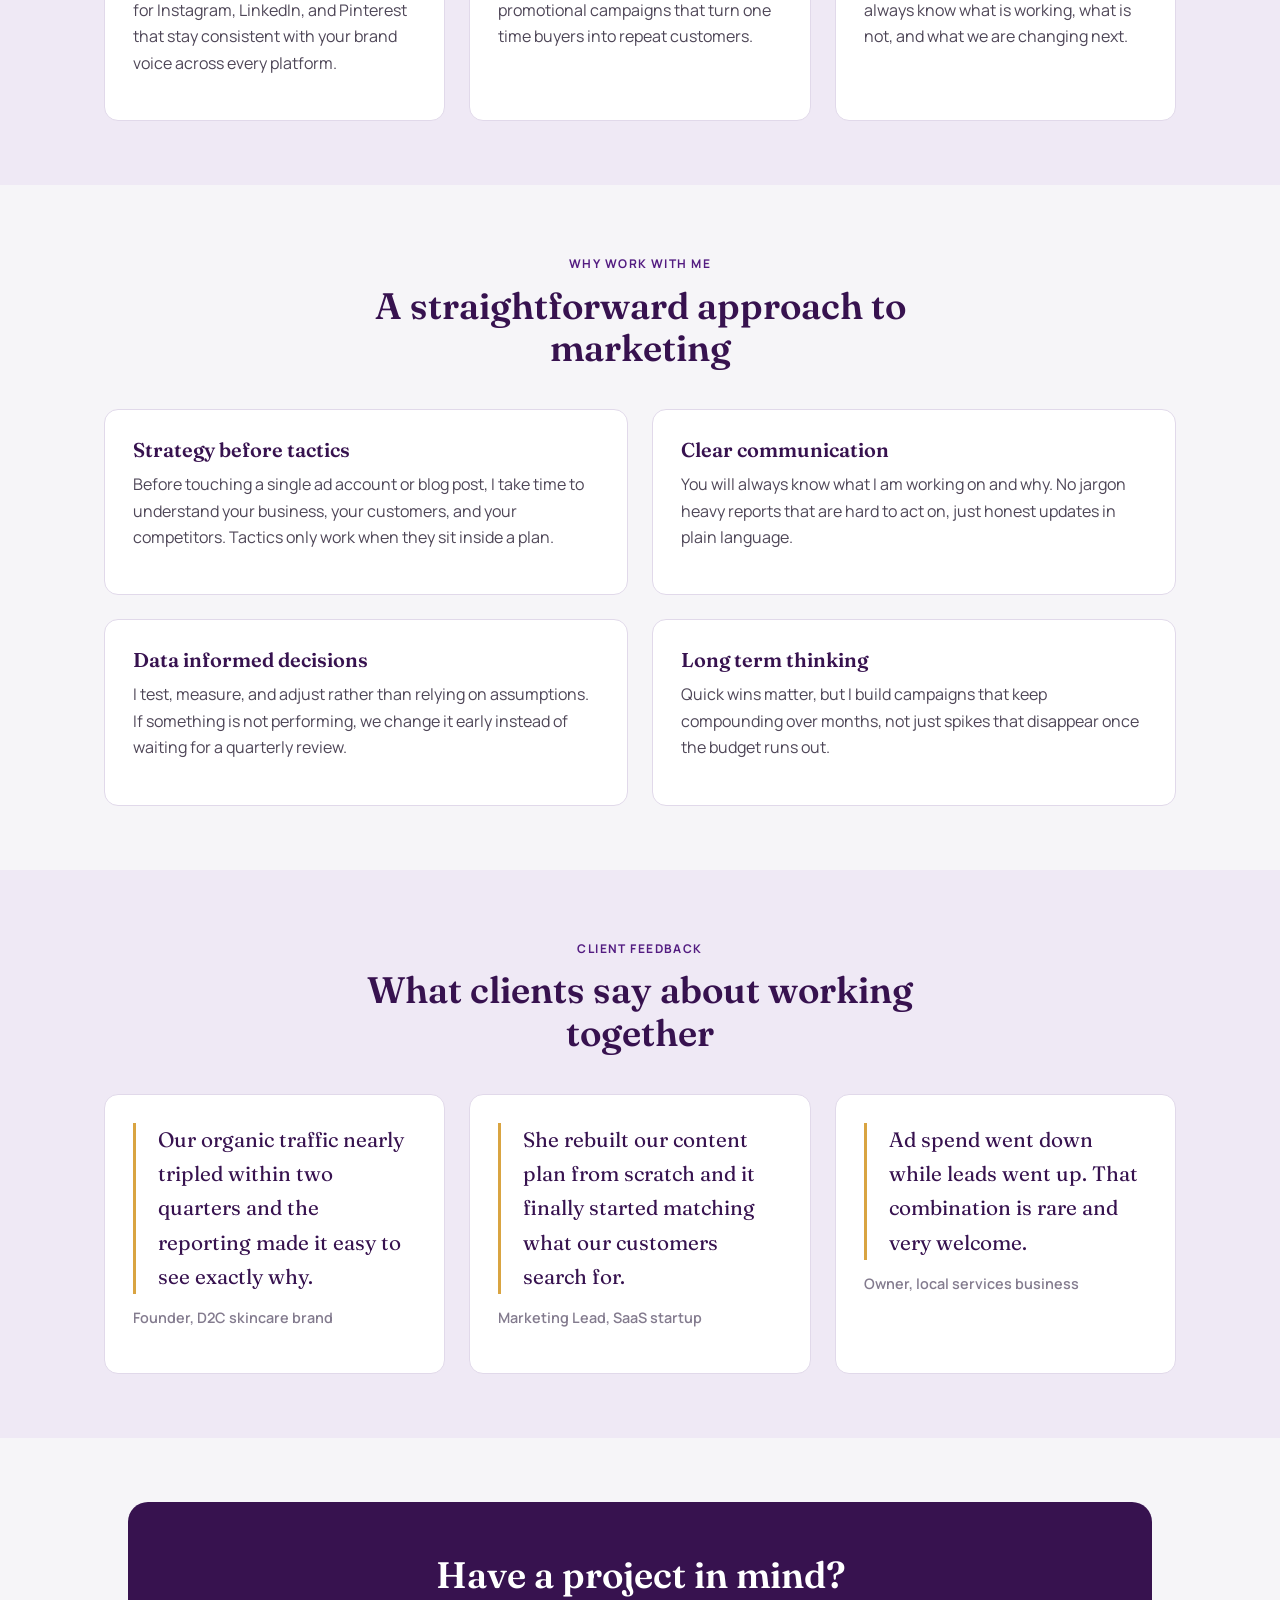
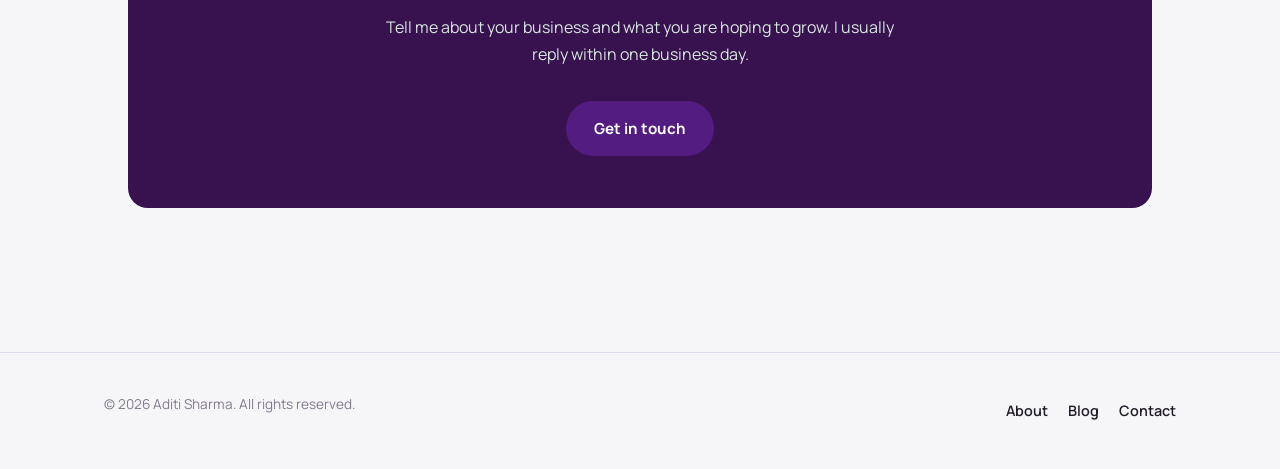
<file: index (1).html>
<!DOCTYPE html>
<html lang="en">
<head>
<meta charset="UTF-8">
<meta name="viewport" content="width=device-width, initial-scale=1.0">
<title>Aditi Sharma | Digital Marketing Specialist</title>
<meta name="description" content="Aditi Sharma is a digital marketing specialist helping small and mid sized businesses grow through SEO, content strategy, paid ads, and social media marketing.">
<link rel="stylesheet" href="css/styles.css">
</head>
<body>

<header class="site-header">
  <nav class="nav">
    <a href="index.html" class="brand">Aditi <span>Sharma</span></a>
    <button class="nav-toggle" id="navToggle" aria-expanded="false" aria-controls="navLinks">Menu</button>
    <ul class="nav-links" id="navLinks">
      <li><a href="index.html" aria-current="page">Home</a></li>
      <li><a href="about.html">About</a></li>
      <li><a href="blog.html">Blog</a></li>
      <li><a href="contact.html">Contact</a></li>
    </ul>
  </nav>
</header>

<main>

  <section class="hero">
    <div class="wrap">
      <div>
        <p class="eyebrow">Digital Marketing Specialist</p>
        <h1>Marketing that earns attention, not just impressions</h1>
        <p class="hero-lede">I help small and mid sized businesses turn their websites and social pages into steady sources of leads, using SEO, content, paid ads, and email marketing that are built around real customer behaviour instead of guesswork.</p>
        <div class="hero-actions">
          <a href="contact.html" class="btn btn-primary">Start a project</a>
          <a href="about.html" class="btn btn-outline">More about me</a>
        </div>
        <div class="hero-stats">
          <div>
            <strong>6+ years</strong>
            <span>In digital marketing</span>
          </div>
          <div>
            <strong>60+</strong>
            <span>Brands and campaigns supported</span>
          </div>
          <div>
            <strong>3x</strong>
            <span>Average traffic growth on SEO projects</span>
          </div>
        </div>
      </div>

      <figure class="growth-chart">
        <svg viewBox="0 0 320 200" width="100%" role="img" aria-labelledby="chartTitle">
          <title id="chartTitle">Line chart showing organic traffic growth trending upward over six months</title>
          <line x1="30" y1="20" x2="30" y2="170" stroke="#DDE3DA" stroke-width="1.5"></line>
          <line x1="30" y1="170" x2="300" y2="170" stroke="#DDE3DA" stroke-width="1.5"></line>
          <polyline points="30,150 80,140 130,120 180,95 230,60 280,30" fill="none" stroke="#1C6E5C" stroke-width="4" stroke-linecap="round" stroke-linejoin="round"></polyline>
          <circle cx="280" cy="30" r="6" fill="#D9A441"></circle>
          <text x="30" y="188" font-size="10" fill="#7C8981" font-family="Manrope, sans-serif">Month 1</text>
          <text x="250" y="188" font-size="10" fill="#7C8981" font-family="Manrope, sans-serif">Month 6</text>
        </svg>
        <figcaption>A typical organic traffic curve after 6 months of consistent SEO and content work</figcaption>
      </figure>
    </div>
  </section>

  <section class="section-alt">
    <div class="wrap">
      <div class="section-head">
        <p class="eyebrow">What I Do</p>
        <h2>Services built around your growth stage</h2>
        <p>Every business needs a different mix of channels. Below are the core services I offer, each one designed to work on its own or as part of a larger marketing plan.</p>
      </div>

      <div class="grid-3">
        <div class="card">
          <p class="num">01</p>
          <h3>Search Engine Optimisation</h3>
          <p>On page fixes, keyword research, technical audits, and content planning that help your site rank for the searches your customers are actually typing.</p>
        </div>
        <div class="card">
          <p class="num">02</p>
          <h3>Content Strategy</h3>
          <p>Blog calendars, website copy, and long form guides that answer real customer questions and quietly build trust before anyone talks to sales.</p>
        </div>
        <div class="card">
          <p class="num">03</p>
          <h3>Paid Advertising</h3>
          <p>Google and Meta campaigns set up with clear goals, tracked conversions, and budgets that are reviewed weekly instead of left on autopilot.</p>
        </div>
        <div class="card">
          <p class="num">04</p>
          <h3>Social Media Marketing</h3>
          <p>Posting calendars and campaign ideas for Instagram, LinkedIn, and Pinterest that stay consistent with your brand voice across every platform.</p>
        </div>
        <div class="card">
          <p class="num">05</p>
          <h3>Email Marketing</h3>
          <p>Welcome sequences, newsletters, and promotional campaigns that turn one time buyers into repeat customers.</p>
        </div>
        <div class="card">
          <p class="num">06</p>
          <h3>Analytics and Reporting</h3>
          <p>Plain language monthly reports so you always know what is working, what is not, and what we are changing next.</p>
        </div>
      </div>
    </div>
  </section>

  <section>
    <div class="wrap">
      <div class="section-head">
        <p class="eyebrow">Why Work With Me</p>
        <h2>A straightforward approach to marketing</h2>
      </div>

      <div class="grid-2">
        <div class="card">
          <h3>Strategy before tactics</h3>
          <p>Before touching a single ad account or blog post, I take time to understand your business, your customers, and your competitors. Tactics only work when they sit inside a plan.</p>
        </div>
        <div class="card">
          <h3>Clear communication</h3>
          <p>You will always know what I am working on and why. No jargon heavy reports that are hard to act on, just honest updates in plain language.</p>
        </div>
        <div class="card">
          <h3>Data informed decisions</h3>
          <p>I test, measure, and adjust rather than relying on assumptions. If something is not performing, we change it early instead of waiting for a quarterly review.</p>
        </div>
        <div class="card">
          <h3>Long term thinking</h3>
          <p>Quick wins matter, but I build campaigns that keep compounding over months, not just spikes that disappear once the budget runs out.</p>
        </div>
      </div>
    </div>
  </section>

  <section class="section-alt">
    <div class="wrap">
      <div class="section-head">
        <p class="eyebrow">Client Feedback</p>
        <h2>What clients say about working together</h2>
      </div>

      <div class="grid-3">
        <div class="card">
          <blockquote>Our organic traffic nearly tripled within two quarters and the reporting made it easy to see exactly why.</blockquote>
          <p class="cite">Founder, D2C skincare brand</p>
        </div>
        <div class="card">
          <blockquote>She rebuilt our content plan from scratch and it finally started matching what our customers search for.</blockquote>
          <p class="cite">Marketing Lead, SaaS startup</p>
        </div>
        <div class="card">
          <blockquote>Ad spend went down while leads went up. That combination is rare and very welcome.</blockquote>
          <p class="cite">Owner, local services business</p>
        </div>
      </div>
    </div>
  </section>

  <section>
    <div class="wrap">
      <div class="cta-band">
        <h2>Have a project in mind?</h2>
        <p>Tell me about your business and what you are hoping to grow. I usually reply within one business day.</p>
        <a href="contact.html" class="btn btn-primary" style="margin-top: 18px;">Get in touch</a>
      </div>
    </div>
  </section>

</main>

<footer class="site-footer">
  <div class="wrap footer-grid">
    <p class="footer-note">© 2026 Aditi Sharma. All rights reserved.</p>
    <ul class="footer-links">
      <li><a href="about.html">About</a></li>
      <li><a href="blog.html">Blog</a></li>
      <li><a href="contact.html">Contact</a></li>
    </ul>
  </div>
</footer>

<script>
  const toggle = document.getElementById('navToggle');
  const links = document.getElementById('navLinks');
  toggle.addEventListener('click', () => {
    const open = links.classList.toggle('open');
    toggle.setAttribute('aria-expanded', open);
  });
</script>

</body>
</html>
</file>
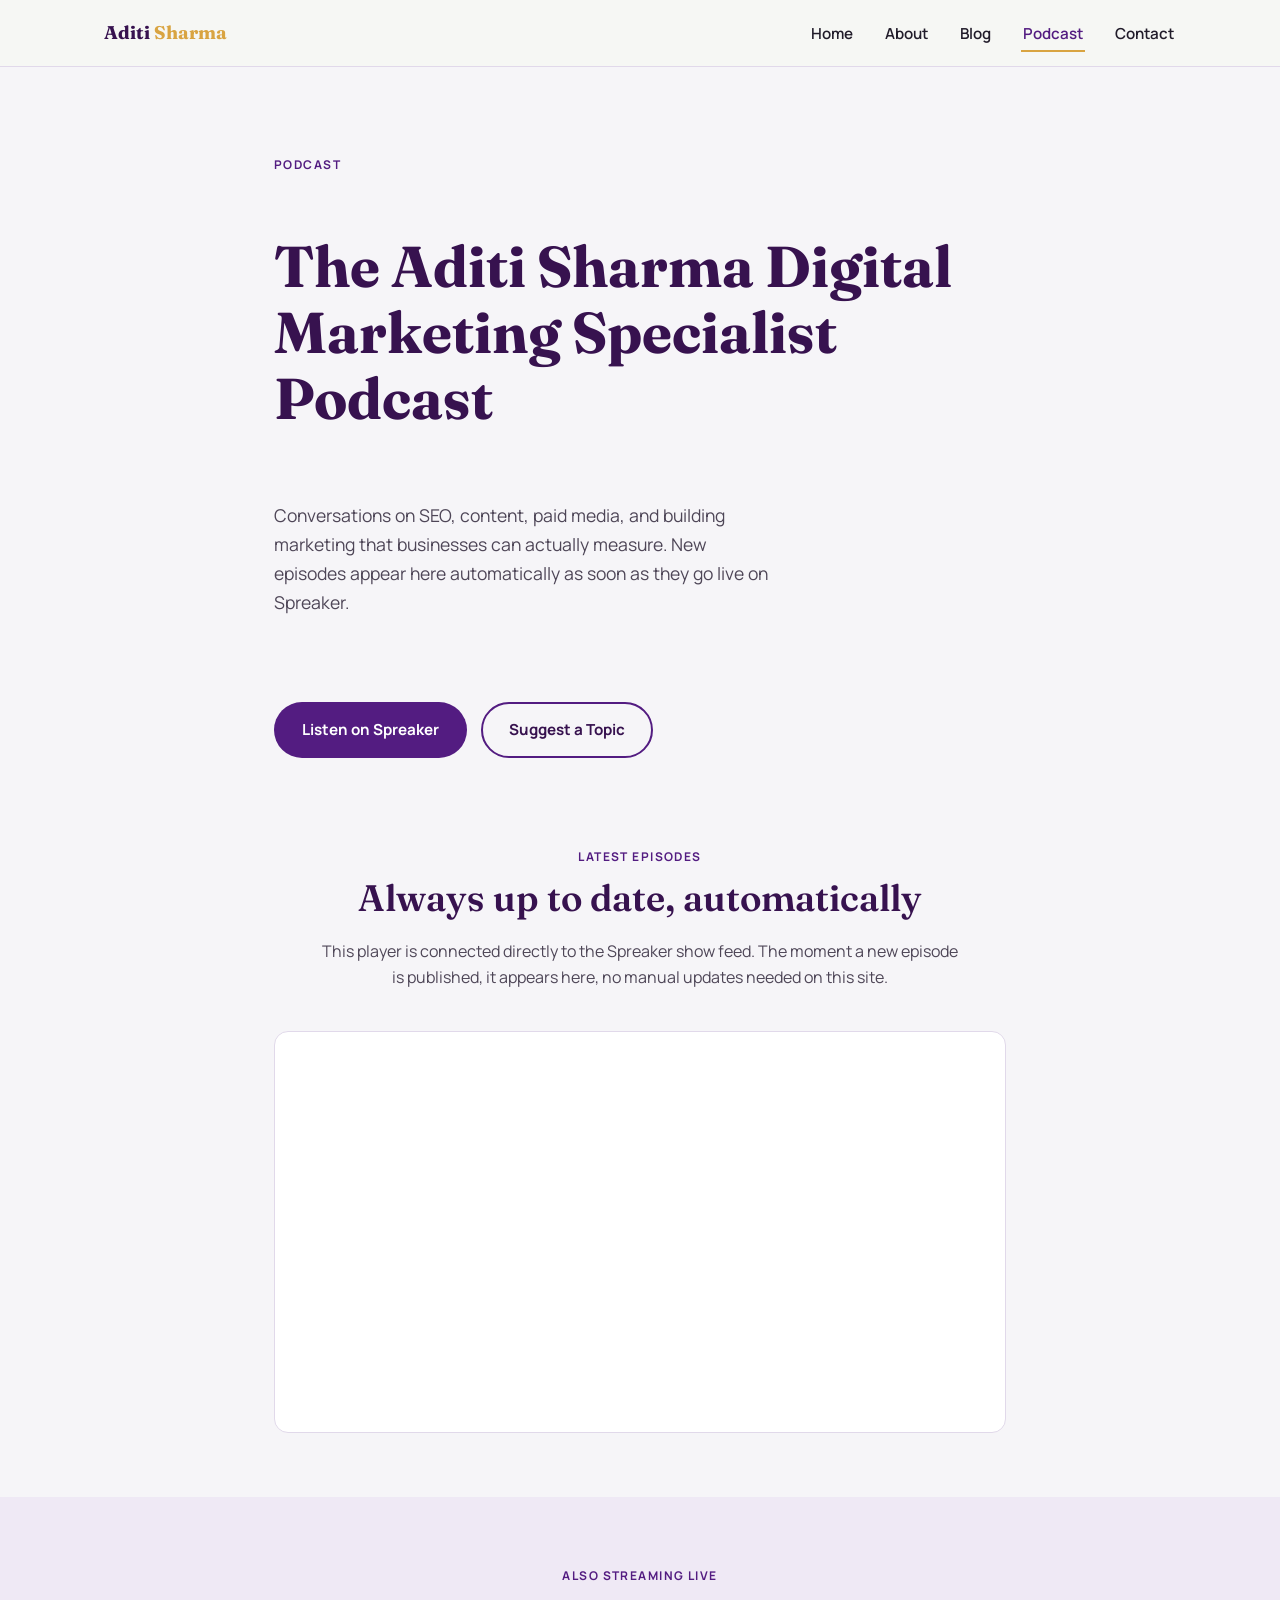
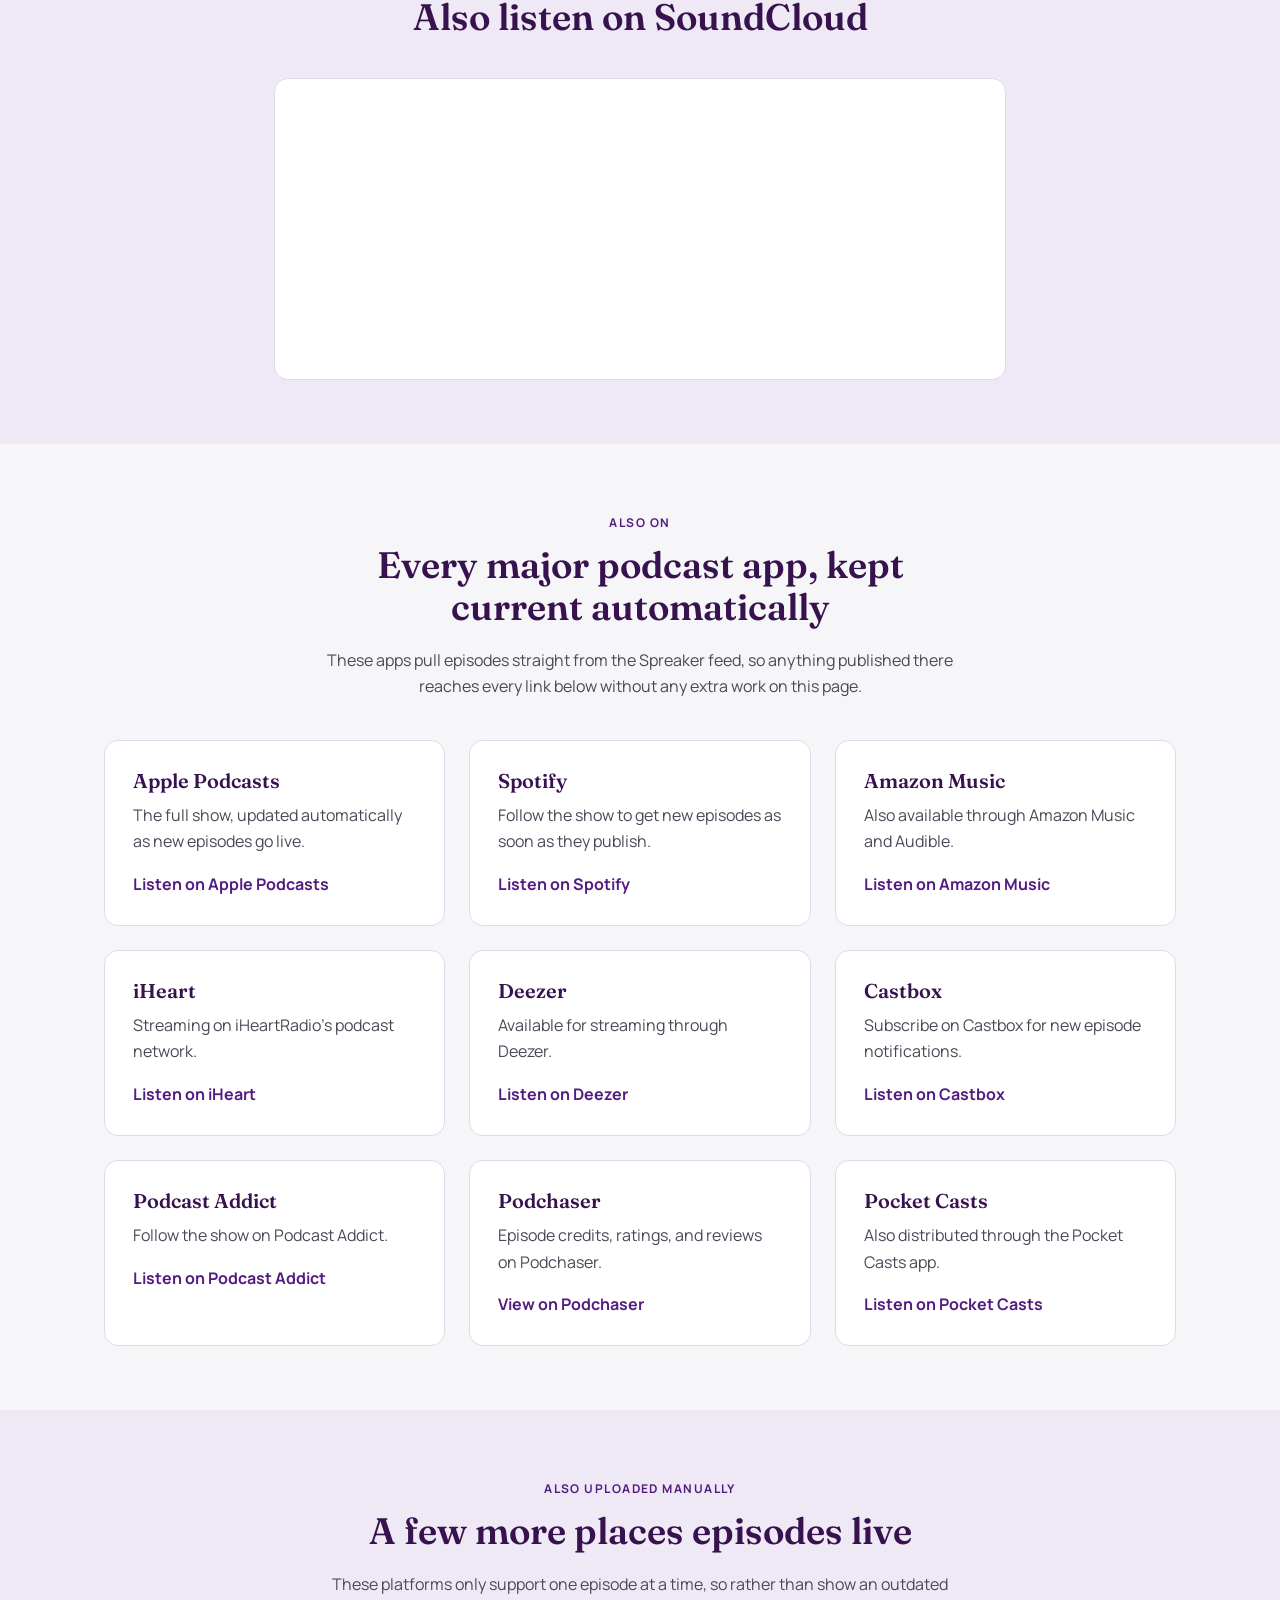
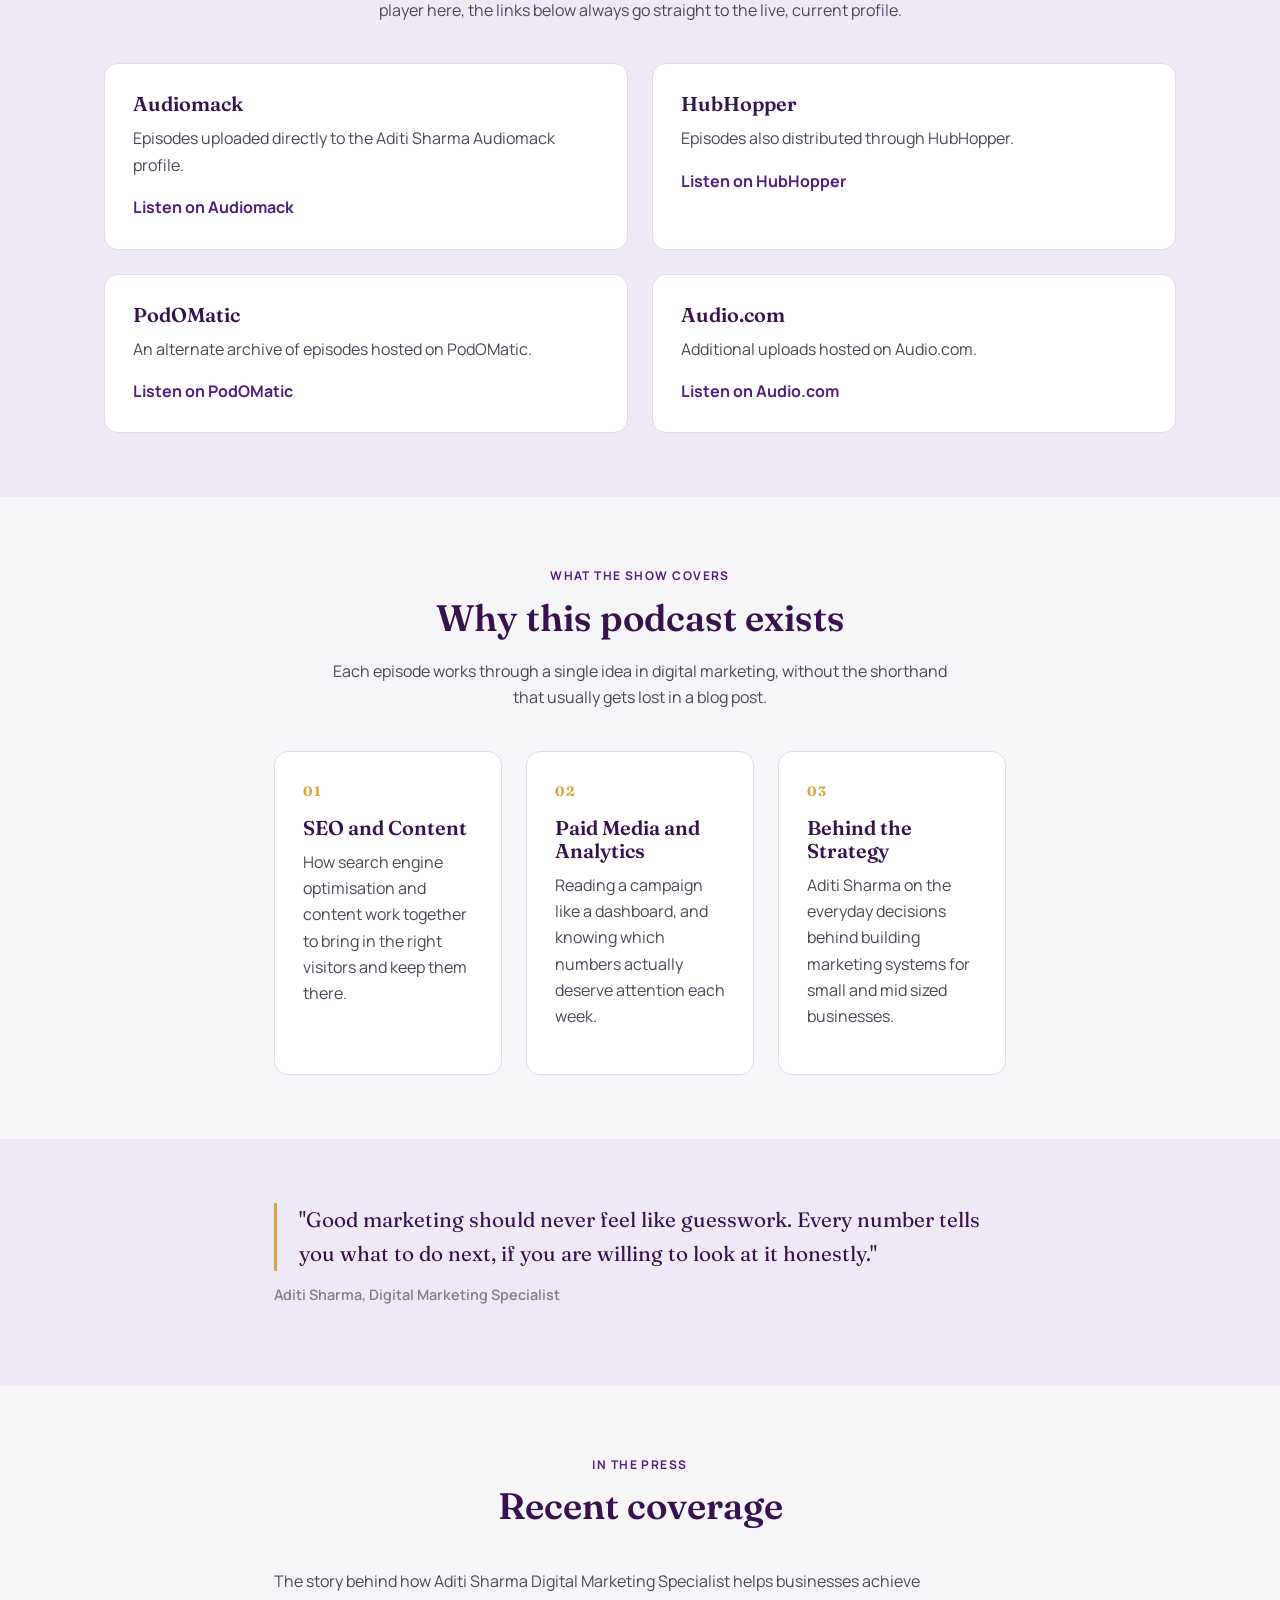
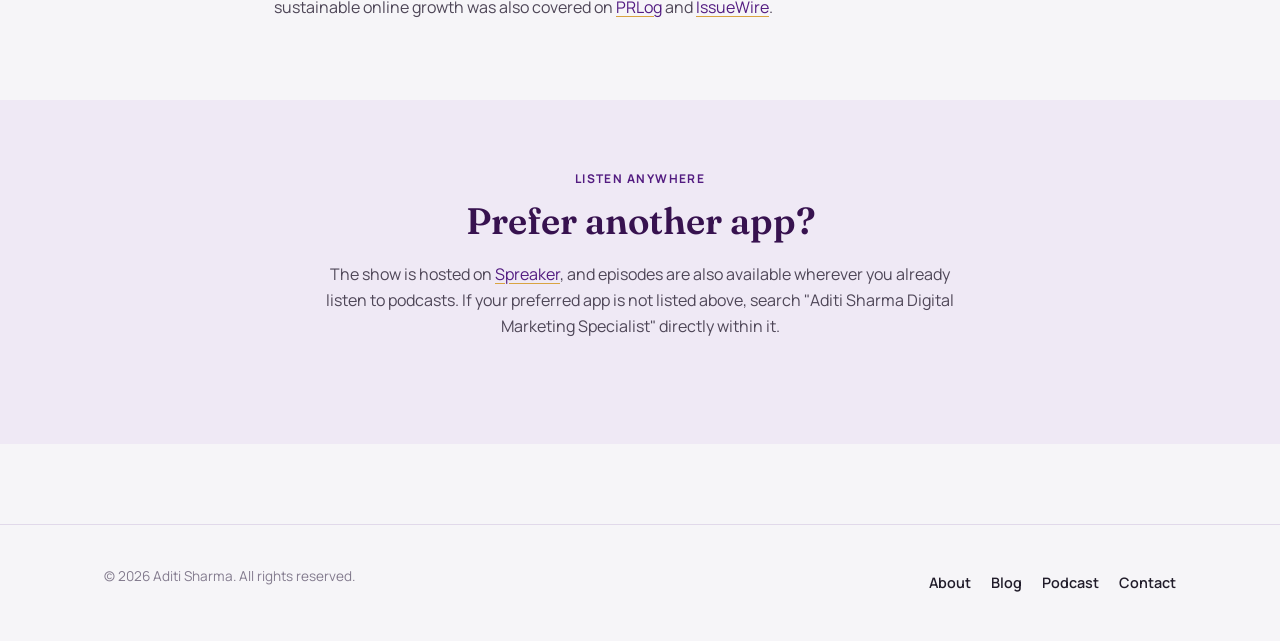
<file: podcast.html>
<!DOCTYPE html>
<html lang="en">
<head>
<meta charset="UTF-8">
<meta name="viewport" content="width=device-width, initial-scale=1.0">
<title>Podcast | Aditi Sharma Digital Marketing Specialist</title>
<meta name="description" content="Listen to the Aditi Sharma Digital Marketing Specialist podcast, covering SEO, content, paid media, and digital marketing strategy. Episodes update automatically from Spreaker.">
<meta name="keywords" content="Aditi Sharma, Aditi Sharma Digital Marketing Specialist, Aditi Sharma Digital Marketing Expert">
<link rel="icon" type="image/jpeg" href="Aditi%20Sharma%20Digital%20Marketing%20Specialist.jpeg">
<link rel="stylesheet" href="css/styles.css">
</head>
<body>

<header class="site-header">
  <nav class="nav">
    <a href="index.html" class="brand">Aditi <span>Sharma</span></a>
    <button class="nav-toggle" id="navToggle" aria-expanded="false" aria-controls="navLinks">Menu</button>
    <ul class="nav-links" id="navLinks">
      <li><a href="index.html">Home</a></li>
      <li><a href="about.html">About</a></li>
      <li><a href="blog.html">Blog</a></li>
      <li><a href="podcast.html" aria-current="page">Podcast</a></li>
      <li><a href="contact.html">Contact</a></li>
    </ul>
  </nav>
</header>

<main>

  <section class="hero" style="padding-bottom: 20px;">
    <div class="wrap" style="grid-template-columns: 1fr; max-width: 780px;">
      <p class="eyebrow">Podcast</p>
      <h1>The Aditi Sharma Digital Marketing Specialist Podcast</h1>
      <p class="hero-lede">Conversations on SEO, content, paid media, and building marketing that businesses can actually measure. New episodes appear here automatically as soon as they go live on Spreaker.</p>
      <div class="hero-actions" style="margin-top: 20px;">
        <a href="https://www.spreaker.com/podcast/aditi-sharma-digital-marketing-specialist--7137764" class="btn btn-primary" target="_blank" rel="noopener">Listen on Spreaker</a>
        <a href="contact.html" class="btn btn-outline">Suggest a Topic</a>
      </div>
    </div>
  </section>

  <section class="reveal">
    <div class="wrap" style="max-width: 780px;">
      <div class="section-head">
        <p class="eyebrow">Latest Episodes</p>
        <h2>Always up to date, automatically</h2>
        <p>This player is connected directly to the Spreaker show feed. The moment a new episode is published, it appears here, no manual updates needed on this site.</p>
      </div>
      <div class="card" style="padding: 0; overflow: hidden;">
        <iframe src="https://widget.spreaker.com/player?show_id=7137764&theme=light&chapters-image=true&playlist=show&playlist-continuous=true&hide_logo=false" width="100%" height="400" frameborder="0" style="display:block;" title="Aditi Sharma Digital Marketing Specialist podcast player"></iframe>
      </div>
    </div>
  </section>

  <section class="section-alt reveal">
    <div class="wrap" style="max-width: 780px;">
      <div class="section-head">
        <p class="eyebrow">Also Streaming Live</p>
        <h2>Also listen on SoundCloud</h2>
      </div>
      <div class="card" style="padding: 0; overflow: hidden;">
        <iframe width="100%" height="300" scrolling="no" frameborder="0" style="display:block;" title="Aditi Sharma on SoundCloud" src="https://w.soundcloud.com/player/?url=https%3A//soundcloud.com/aditisharmaexpert&color=%23531c81&auto_play=false&show_user=true&show_reposts=false&show_teaser=true&visual=false"></iframe>
      </div>
    </div>
  </section>

  <section class="reveal">
    <div class="wrap">
      <div class="section-head">
        <p class="eyebrow">Also On</p>
        <h2>Every major podcast app, kept current automatically</h2>
        <p>These apps pull episodes straight from the Spreaker feed, so anything published there reaches every link below without any extra work on this page.</p>
      </div>
      <div class="grid-3 reveal-stagger">
        <div class="card">
          <h3>Apple Podcasts</h3>
          <p>The full show, updated automatically as new episodes go live.</p>
          <a href="https://podcasts.apple.com/us/podcast/id6796629820" class="read-more" target="_blank" rel="noopener">Listen on Apple Podcasts</a>
        </div>
        <div class="card">
          <h3>Spotify</h3>
          <p>Follow the show to get new episodes as soon as they publish.</p>
          <a href="https://open.spotify.com/show/033QYUcYlZ3DMbIAHfdiwE" class="read-more" target="_blank" rel="noopener">Listen on Spotify</a>
        </div>
        <div class="card">
          <h3>Amazon Music</h3>
          <p>Also available through Amazon Music and Audible.</p>
          <a href="https://music.amazon.com/podcasts/b3c661e8-f3cb-4802-9f62-519a6b6c932c" class="read-more" target="_blank" rel="noopener">Listen on Amazon Music</a>
        </div>
        <div class="card">
          <h3>iHeart</h3>
          <p>Streaming on iHeartRadio's podcast network.</p>
          <a href="https://iheart.com/podcast/339051945" class="read-more" target="_blank" rel="noopener">Listen on iHeart</a>
        </div>
        <div class="card">
          <h3>Deezer</h3>
          <p>Available for streaming through Deezer.</p>
          <a href="https://www.deezer.com/show/1003419212" class="read-more" target="_blank" rel="noopener">Listen on Deezer</a>
        </div>
        <div class="card">
          <h3>Castbox</h3>
          <p>Subscribe on Castbox for new episode notifications.</p>
          <a href="https://castbox.fm/channel/id7321834" class="read-more" target="_blank" rel="noopener">Listen on Castbox</a>
        </div>
        <div class="card">
          <h3>Podcast Addict</h3>
          <p>Follow the show on Podcast Addict.</p>
          <a href="https://podcastaddict.com/podcast/aditi-sharma-digital-marketing-specialis/7115649" class="read-more" target="_blank" rel="noopener">Listen on Podcast Addict</a>
        </div>
        <div class="card">
          <h3>Podchaser</h3>
          <p>Episode credits, ratings, and reviews on Podchaser.</p>
          <a href="https://www.podchaser.com/podcasts/aditi-sharma-digital-marketing-6552199" class="read-more" target="_blank" rel="noopener">View on Podchaser</a>
        </div>
        <div class="card">
          <h3>Pocket Casts</h3>
          <p>Also distributed through the Pocket Casts app.</p>
          <a href="https://pocketcasts.com/podcast/aditi-sharma-digital-marketing-specialist/ca038e50-6979-013f-3454-02de017721dd" class="read-more" target="_blank" rel="noopener">Listen on Pocket Casts</a>
        </div>
      </div>
    </div>
  </section>

  <section class="section-alt reveal">
    <div class="wrap">
      <div class="section-head">
        <p class="eyebrow">Also Uploaded Manually</p>
        <h2>A few more places episodes live</h2>
        <p>These platforms only support one episode at a time, so rather than show an outdated player here, the links below always go straight to the live, current profile.</p>
      </div>
      <div class="grid-2 reveal-stagger">
        <div class="card">
          <h3>Audiomack</h3>
          <p>Episodes uploaded directly to the Aditi Sharma Audiomack profile.</p>
          <a href="https://audiomack.com/aditisharmadigitalmarketing" class="read-more" target="_blank" rel="noopener">Listen on Audiomack</a>
        </div>
        <div class="card">
          <h3>HubHopper</h3>
          <p>Episodes also distributed through HubHopper.</p>
          <a href="https://listen.hubhopper.com/podcast/aditi-sharma-digital-marketing-specialist/485609?s=hh-web-app" class="read-more" target="_blank" rel="noopener">Listen on HubHopper</a>
        </div>
        <div class="card">
          <h3>PodOMatic</h3>
          <p>An alternate archive of episodes hosted on PodOMatic.</p>
          <a href="https://www.podomatic.com/podcasts/aditisharmadigitalmarketingpodcast" class="read-more" target="_blank" rel="noopener">Listen on PodOMatic</a>
        </div>
        <div class="card">
          <h3>Audio.com</h3>
          <p>Additional uploads hosted on Audio.com.</p>
          <a href="https://audio.com/aditi-sharma-digital-marketing-specialist" class="read-more" target="_blank" rel="noopener">Listen on Audio.com</a>
        </div>
      </div>
    </div>
  </section>

  <section class="reveal">
    <div class="wrap" style="max-width: 780px;">
      <div class="section-head">
        <p class="eyebrow">What The Show Covers</p>
        <h2>Why this podcast exists</h2>
        <p>Each episode works through a single idea in digital marketing, without the shorthand that usually gets lost in a blog post.</p>
      </div>
      <div class="grid-3 reveal-stagger">
        <div class="card">
          <p class="num">01</p>
          <h3>SEO and Content</h3>
          <p>How search engine optimisation and content work together to bring in the right visitors and keep them there.</p>
        </div>
        <div class="card">
          <p class="num">02</p>
          <h3>Paid Media and Analytics</h3>
          <p>Reading a campaign like a dashboard, and knowing which numbers actually deserve attention each week.</p>
        </div>
        <div class="card">
          <p class="num">03</p>
          <h3>Behind the Strategy</h3>
          <p>Aditi Sharma on the everyday decisions behind building marketing systems for small and mid sized businesses.</p>
        </div>
      </div>
    </div>
  </section>

  <section class="section-alt reveal">
    <div class="wrap" style="max-width: 780px;">
      <blockquote>"Good marketing should never feel like guesswork. Every number tells you what to do next, if you are willing to look at it honestly."</blockquote>
      <p class="cite">Aditi Sharma, Digital Marketing Specialist</p>
    </div>
  </section>

  <section class="reveal">
    <div class="wrap" style="max-width: 780px;">
      <div class="section-head">
        <p class="eyebrow">In The Press</p>
        <h2>Recent coverage</h2>
      </div>
      <p>The story behind how Aditi Sharma Digital Marketing Specialist helps businesses achieve sustainable online growth was also covered on <a href="https://www.prlog.org/13159050-aditi-sharma-digital-marketing-specialist-helps-businesses-achieve-sustainable-online-growth.html" target="_blank" rel="noopener">PRLog</a> and <a href="https://www.issuewire.com/aditi-sharma-digital-marketing-specialist-talks-about-the-value-of-ethical-marketing-1871302317764925" target="_blank" rel="noopener">IssueWire</a>.</p>
    </div>
  </section>

  <section class="section-alt reveal">
    <div class="wrap" style="max-width: 780px;">
      <div class="section-head">
        <p class="eyebrow">Listen Anywhere</p>
        <h2>Prefer another app?</h2>
        <p>The show is hosted on <a href="https://www.spreaker.com/podcast/aditi-sharma-digital-marketing-specialist--7137764" target="_blank" rel="noopener">Spreaker</a>, and episodes are also available wherever you already listen to podcasts. If your preferred app is not listed above, search "Aditi Sharma Digital Marketing Specialist" directly within it.</p>
      </div>
    </div>
  </section>

</main>

<footer class="site-footer">
  <div class="wrap footer-grid">
    <p class="footer-note">© 2026 Aditi Sharma. All rights reserved.</p>
    <ul class="footer-links">
      <li><a href="about.html">About</a></li>
      <li><a href="blog.html">Blog</a></li>
      <li><a href="podcast.html">Podcast</a></li>
      <li><a href="contact.html">Contact</a></li>
    </ul>
  </div>
</footer>

<script src="js/main.js"></script>

</body>
</html>
</file>
<file: css/styles.css>
/* =========================================================
   Aditi Sharma | Digital Marketing Specialist
   Design tokens
   ========================================================= */
@import url('https://fonts.googleapis.com/css2?family=Fraunces:opsz,wght@9..144,400;9..144,500;9..144,600;9..144,700&family=Manrope:wght@400;500;600;700;800&display=swap');

:root{
  --bg: #F6F5F8;
  --surface: #FFFFFF;
  --surface-alt: #EFE9F5;
  --ink: #211C2A;
  --ink-soft: #4E4657;
  --muted: #837B8E;
  --primary: #531c81;
  --primary-dark: #37124F;
  --gold: #D9A441;
  --line: #E1D9EA;

  --font-display: 'Fraunces', serif;
  --font-body: 'Manrope', sans-serif;

  --max-width: 1120px;
  --radius: 14px;
}

*{ box-sizing: border-box; }

html{ scroll-behavior: smooth; }

body{
  margin: 0;
  background: var(--bg);
  color: var(--ink);
  font-family: var(--font-body);
  line-height: 1.65;
  -webkit-font-smoothing: antialiased;
}

img{ max-width: 100%; display: block; }

p a:not(.pill):not(.btn){
  color: var(--primary);
  text-decoration: underline;
  text-decoration-color: var(--gold);
  text-underline-offset: 3px;
}

p a:not(.pill):not(.btn):hover,
p a:not(.pill):not(.btn):focus-visible{
  color: var(--primary-dark);
}

a{ color: inherit; text-decoration: none; }

h1, h2, h3, h4{
  font-family: var(--font-display);
  color: var(--primary-dark);
  line-height: 1.15;
  margin: 0 0 0.5em;
  font-weight: 600;
}

h1{ font-size: clamp(2.4rem, 5vw, 3.6rem); font-weight: 700; }
h2{ font-size: clamp(1.7rem, 3vw, 2.3rem); }
h3{ font-size: 1.25rem; }

p{ margin: 0 0 1em; color: var(--ink-soft); }

.eyebrow{
  display: inline-block;
  font-family: var(--font-body);
  font-weight: 700;
  letter-spacing: 0.12em;
  text-transform: uppercase;
  font-size: 0.75rem;
  color: var(--primary);
  margin-bottom: 0.9em;
}

.wrap{
  max-width: var(--max-width);
  margin: 0 auto;
  padding: 0 24px;
}

/* ---------------- Header / Nav ---------------- */
.site-header{
  position: sticky;
  top: 0;
  z-index: 50;
  background: rgba(246, 247, 243, 0.92);
  backdrop-filter: blur(6px);
  border-bottom: 1px solid var(--line);
}

.nav{
  display: flex;
  align-items: center;
  justify-content: space-between;
  padding: 18px 24px;
  max-width: var(--max-width);
  margin: 0 auto;
}

.brand{
  font-family: var(--font-display);
  font-weight: 700;
  font-size: 1.15rem;
  color: var(--primary-dark);
}

.brand span{ color: var(--gold); }

.nav-links{
  display: flex;
  gap: 28px;
  list-style: none;
  margin: 0;
  padding: 0;
  font-weight: 600;
  font-size: 0.95rem;
}

.nav-links a{
  padding: 6px 2px;
  border-bottom: 2px solid transparent;
  transition: border-color 0.2s ease, color 0.2s ease;
}

.nav-links a:hover,
.nav-links a[aria-current="page"]{
  border-color: var(--gold);
  color: var(--primary);
}

.nav-toggle{
  display: none;
}

/* ---------------- Buttons ---------------- */
.btn{
  display: inline-flex;
  align-items: center;
  gap: 8px;
  padding: 13px 26px;
  border-radius: 999px;
  font-weight: 700;
  font-size: 0.95rem;
  border: 2px solid transparent;
  cursor: pointer;
  transition: transform 0.15s ease, box-shadow 0.15s ease, background 0.15s ease;
}

.btn-primary{
  background: var(--primary);
  color: #fff;
}

.btn-primary:hover{
  background: var(--primary-dark);
  transform: translateY(-1px);
}

.btn-outline{
  background: transparent;
  border-color: var(--primary);
  color: var(--primary-dark);
}

.btn-outline:hover{
  background: var(--surface-alt);
}

.btn:focus-visible{
  outline: 3px solid var(--gold);
  outline-offset: 2px;
}

/* ---------------- Hero ---------------- */
.hero{
  padding: 88px 0 64px;
  position: relative;
  overflow: hidden;
}

.hero .wrap{
  display: grid;
  grid-template-columns: 1.1fr 0.9fr;
  gap: 48px;
  align-items: center;
}

.hero h1{ margin-bottom: 0.35em; }

.hero-lede{
  font-size: 1.1rem;
  max-width: 46ch;
}

.hero-actions{
  display: flex;
  gap: 14px;
  margin-top: 28px;
  flex-wrap: wrap;
}

.hero-stats{
  display: flex;
  gap: 28px;
  margin-top: 40px;
  flex-wrap: wrap;
}

.hero-stats div{
  border-left: 3px solid var(--gold);
  padding-left: 12px;
}

.hero-stats strong{
  display: block;
  font-family: var(--font-display);
  font-size: 1.6rem;
  color: var(--primary-dark);
}

.hero-stats span{
  font-size: 0.85rem;
  color: var(--muted);
}

.growth-chart{
  background: var(--surface);
  border-radius: var(--radius);
  padding: 20px;
  border: 1px solid var(--line);
  box-shadow: 0 20px 40px -24px rgba(55, 18, 79, 0.35);
}

.growth-chart img{
  width: 100%;
  aspect-ratio: 4 / 5;
  object-fit: cover;
  border-radius: calc(var(--radius) - 4px);
}

.growth-chart figcaption{
  font-size: 0.8rem;
  color: var(--muted);
  margin-top: 10px;
  text-align: center;
}

/* ---------------- Sections ---------------- */
section{ padding: 64px 0; }

.section-head{
  max-width: 640px;
  margin: 0 auto 40px;
  text-align: center;
}

.section-alt{
  background: var(--surface-alt);
}

.grid-3{
  display: grid;
  grid-template-columns: repeat(3, 1fr);
  gap: 24px;
}

.grid-2{
  display: grid;
  grid-template-columns: repeat(2, 1fr);
  gap: 24px;
}

.card{
  background: var(--surface);
  border: 1px solid var(--line);
  border-radius: var(--radius);
  padding: 28px;
}

.card .num{
  font-family: var(--font-display);
  color: var(--gold);
  font-size: 0.85rem;
  font-weight: 700;
  letter-spacing: 0.08em;
}

.timeline{
  border-left: 2px solid var(--line);
  margin-left: 6px;
  padding-left: 28px;
}

.timeline-item{
  position: relative;
  padding-bottom: 34px;
}

.timeline-item:last-child{ padding-bottom: 0; }

.timeline-item::before{
  content: '';
  position: absolute;
  left: -34px;
  top: 4px;
  width: 12px;
  height: 12px;
  border-radius: 50%;
  background: var(--primary);
  border: 3px solid var(--bg);
  box-shadow: 0 0 0 2px var(--primary);
}

.timeline-year{
  font-size: 0.8rem;
  font-weight: 700;
  color: var(--primary);
  letter-spacing: 0.06em;
}

.pill-row{
  display: flex;
  flex-wrap: wrap;
  gap: 10px;
}

.pill{
  background: var(--surface);
  border: 1px solid var(--line);
  border-radius: 999px;
  padding: 8px 16px;
  font-size: 0.85rem;
  font-weight: 600;
  color: var(--primary-dark);
  transition: background 0.2s ease, border-color 0.2s ease;
}

a.pill:hover,
a.pill:focus-visible{
  background: var(--surface-alt);
  border-color: var(--primary);
}

blockquote{
  font-family: var(--font-display);
  font-size: 1.3rem;
  color: var(--primary-dark);
  border-left: 3px solid var(--gold);
  padding-left: 22px;
  margin: 0 0 12px;
}

.cite{
  font-size: 0.9rem;
  color: var(--muted);
  font-weight: 600;
}

/* ---------------- Contact ---------------- */
.contact-grid{
  display: grid;
  grid-template-columns: 1fr 1fr;
  gap: 40px;
  align-items: start;
}

.contact-list{
  list-style: none;
  padding: 0;
  margin: 0 0 24px;
}

.contact-list li{
  display: flex;
  gap: 14px;
  padding: 14px 0;
  border-bottom: 1px solid var(--line);
}

.contact-list strong{ display: block; color: var(--primary-dark); }

.form-field{
  margin-bottom: 18px;
}

.form-field label{
  display: block;
  font-weight: 700;
  font-size: 0.9rem;
  margin-bottom: 6px;
  color: var(--primary-dark);
}

.form-field input,
.form-field textarea{
  width: 100%;
  padding: 12px 14px;
  border-radius: 10px;
  border: 1px solid var(--line);
  background: var(--surface);
  font-family: var(--font-body);
  font-size: 0.95rem;
  color: var(--ink);
}

.form-field input:focus,
.form-field textarea:focus{
  outline: 2px solid var(--primary);
  outline-offset: 1px;
}

/* ---------------- Blog ---------------- */
.post-list{
  display: grid;
  gap: 22px;
}

.post-card{
  display: grid;
  grid-template-columns: 140px 1fr;
  gap: 24px;
  background: var(--surface);
  border: 1px solid var(--line);
  border-radius: var(--radius);
  padding: 26px;
  align-items: start;
}

.post-date{
  font-size: 0.8rem;
  font-weight: 700;
  color: var(--primary);
  letter-spacing: 0.05em;
  text-transform: uppercase;
}

.post-tag{
  display: inline-block;
  background: var(--surface-alt);
  color: var(--primary-dark);
  font-size: 0.75rem;
  font-weight: 700;
  padding: 4px 10px;
  border-radius: 999px;
  margin-bottom: 10px;
}

.read-more{
  font-weight: 700;
  color: var(--primary);
  display: inline-flex;
  align-items: center;
  gap: 6px;
}

/* ---------------- CTA band ---------------- */
.cta-band{
  background: var(--primary-dark);
  color: #fff;
  border-radius: 20px;
  padding: 52px;
  text-align: center;
  margin: 0 24px;
}

.cta-band h2, .cta-band p{ color: #fff; }
.cta-band p{ color: #D8E5DF; max-width: 52ch; margin-left: auto; margin-right: auto; }

/* ---------------- Footer ---------------- */
.site-footer{
  border-top: 1px solid var(--line);
  margin-top: 80px;
  padding: 40px 0;
}

.footer-grid{
  display: flex;
  justify-content: space-between;
  align-items: center;
  flex-wrap: wrap;
  gap: 16px;
}

.footer-links{
  display: flex;
  gap: 20px;
  list-style: none;
  padding: 0;
  margin: 0;
  font-size: 0.9rem;
  font-weight: 600;
}

.footer-note{
  font-size: 0.85rem;
  color: var(--muted);
}

/* ---------------- Responsive ---------------- */
@media (max-width: 860px){
  .hero .wrap{ grid-template-columns: 1fr; }
  .grid-3{ grid-template-columns: 1fr; }
  .grid-2{ grid-template-columns: 1fr; }
  .contact-grid{ grid-template-columns: 1fr; }
  .post-card{ grid-template-columns: 1fr; }
  .nav-links{
    position: absolute;
    top: 100%;
    left: 0;
    right: 0;
    background: var(--surface);
    flex-direction: column;
    padding: 18px 24px;
    border-bottom: 1px solid var(--line);
    display: none;
  }
  .nav-links.open{ display: flex; }
  .nav-toggle{
    display: inline-flex;
    background: none;
    border: 1px solid var(--line);
    border-radius: 8px;
    padding: 8px 10px;
    font-size: 1rem;
  }
  .cta-band{ padding: 36px 24px; margin: 0 16px; }
}

/* ---------------- Animation ---------------- */
@keyframes fadeUp{
  from{ opacity: 0; transform: translateY(22px); }
  to{ opacity: 1; transform: translateY(0); }
}

@keyframes floatY{
  0%, 100%{ transform: translateY(0); }
  50%{ transform: translateY(-8px); }
}

@keyframes bounceDown{
  0%, 100%{ transform: translateY(0); opacity: 0.6; }
  50%{ transform: translateY(8px); opacity: 1; }
}

@keyframes drawLine{
  from{ stroke-dashoffset: 500; }
  to{ stroke-dashoffset: 0; }
}

.hero-anim{
  opacity: 0;
  animation: fadeUp 0.8s ease forwards;
}

.hero-anim.delay-1{ animation-delay: 0.12s; }
.hero-anim.delay-2{ animation-delay: 0.24s; }
.hero-anim.delay-3{ animation-delay: 0.36s; }
.hero-anim.delay-4{ animation-delay: 0.48s; }

.hero-figure{
  animation: floatY 5s ease-in-out infinite;
}

.chart-line{
  stroke-dasharray: 500;
  stroke-dashoffset: 500;
  animation: drawLine 1.6s ease forwards 0.5s;
}

.scroll-cue{
  display: flex;
  flex-direction: column;
  align-items: center;
  gap: 6px;
  margin-top: 48px;
  font-size: 0.78rem;
  font-weight: 700;
  letter-spacing: 0.14em;
  text-transform: uppercase;
  color: var(--muted);
}

.scroll-cue svg{
  animation: bounceDown 1.6s ease-in-out infinite;
}

.reveal{
  opacity: 0;
  transform: translateY(28px);
  transition: opacity 0.7s ease, transform 0.7s ease;
}

.reveal.in-view{
  opacity: 1;
  transform: translateY(0);
}

.reveal-stagger.in-view .card,
.reveal-stagger.in-view .post-card,
.reveal-stagger.in-view .timeline-item{
  animation: fadeUp 0.6s ease forwards;
}

.reveal-stagger .card:nth-child(1),
.reveal-stagger .post-card:nth-child(1),
.reveal-stagger .timeline-item:nth-child(1){ animation-delay: 0.05s; }
.reveal-stagger .card:nth-child(2),
.reveal-stagger .post-card:nth-child(2),
.reveal-stagger .timeline-item:nth-child(2){ animation-delay: 0.15s; }
.reveal-stagger .card:nth-child(3),
.reveal-stagger .post-card:nth-child(3),
.reveal-stagger .timeline-item:nth-child(3){ animation-delay: 0.25s; }
.reveal-stagger .card:nth-child(4),
.reveal-stagger .post-card:nth-child(4){ animation-delay: 0.35s; }
.reveal-stagger .card:nth-child(5),
.reveal-stagger .post-card:nth-child(5){ animation-delay: 0.45s; }
.reveal-stagger .card:nth-child(6),
.reveal-stagger .post-card:nth-child(6){ animation-delay: 0.55s; }

.reveal-stagger .card,
.reveal-stagger .post-card,
.reveal-stagger .timeline-item{
  opacity: 0;
}

.reveal-stagger.in-view .card,
.reveal-stagger.in-view .post-card,
.reveal-stagger.in-view .timeline-item{
  opacity: 1;
}

.card{
  transition: transform 0.25s ease, box-shadow 0.25s ease, border-color 0.25s ease;
}

.card:hover{
  transform: translateY(-6px);
  box-shadow: 0 18px 32px -20px rgba(55, 18, 79, 0.35);
  border-color: var(--primary);
}

@media (prefers-reduced-motion: reduce){
  html{ scroll-behavior: auto; }
  .btn{ transition: none; }
  .hero-anim, .hero-figure, .chart-line, .scroll-cue svg, .reveal, .reveal-stagger .card, .reveal-stagger .post-card, .reveal-stagger .timeline-item{
    animation: none !important;
    transition: none !important;
    opacity: 1 !important;
    transform: none !important;
  }
}
</file>
